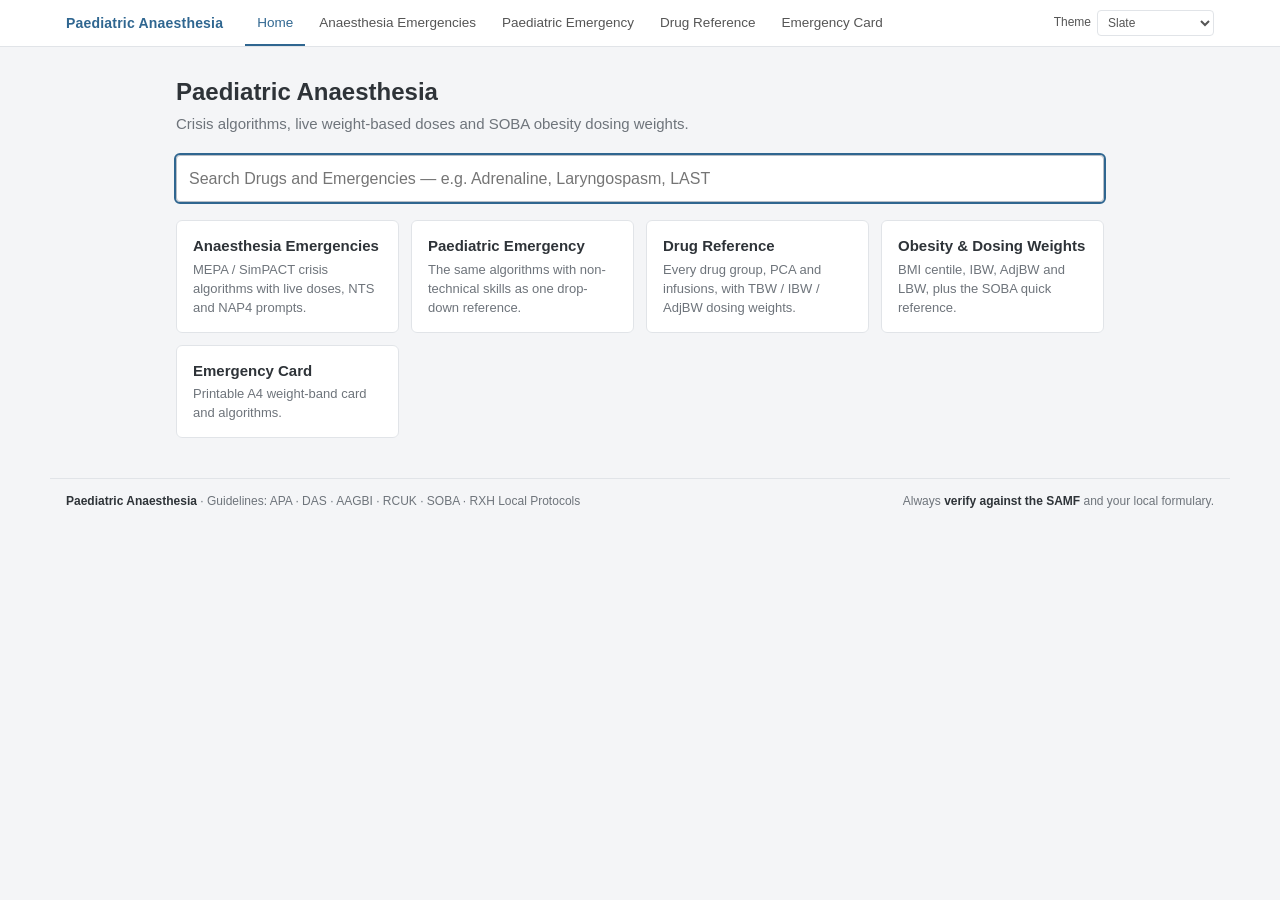
<file: index.html>
<!DOCTYPE html>
<html lang="en">
<head>
<meta charset="UTF-8">
<meta name="viewport" content="width=device-width, initial-scale=1.0">
<title>Paediatric Anaesthesia</title>
<script src="assets/theme.js"></script>
<link rel="stylesheet" href="assets/styles.css">
</head>
<body data-page="home">

<!-- navbar is injected by site.js -->

<main class="home">
  <h1>Paediatric Anaesthesia</h1>
  <p class="lede">Crisis algorithms, live weight-based doses and SOBA obesity dosing weights.</p>

  <div class="search">
    <input type="search" id="homeSearch" placeholder="Search Drugs and Emergencies — e.g. Adrenaline, Laryngospasm, LAST" aria-label="Search drugs and emergencies" autocomplete="off" autofocus>
  </div>
  <div class="results" id="homeResults"></div>

  <div class="tiles" id="tiles">
    <a class="tile" href="mepa-interactive.html"><h2>Anaesthesia Emergencies</h2><p>MEPA / SimPACT crisis algorithms with live doses, NTS and NAP4 prompts.</p></a>
    <a class="tile" href="mepa-paediatric-emergency.html"><h2>Paediatric Emergency</h2><p>The same algorithms with non-technical skills as one drop-down reference.</p></a>
    <a class="tile" href="mepa-drug-reference.html"><h2>Drug Reference</h2><p>Every drug group, PCA and infusions, with TBW / IBW / AdjBW dosing weights.</p></a>
    <a class="tile" href="mepa-drug-reference.html?open=soba"><h2>Obesity &amp; Dosing Weights</h2><p>BMI centile, IBW, AdjBW and LBW, plus the SOBA quick reference.</p></a>
    <a class="tile" href="mepa-emergency-card.html"><h2>Emergency Card</h2><p>Printable A4 weight-band card and algorithms.</p></a>
  </div>
</main>

<div class="footer">
  <span><b>Paediatric Anaesthesia</b> · Guidelines: APA · DAS · AAGBI · RCUK · SOBA · RXH Local Protocols</span>
  <span>Always <b>verify against the SAMF</b> and your local formulary.</span>
</div>

<script src="assets/growth-uk-who.js"></script>
<script src="assets/calc.js"></script>
<script src="assets/drugs.js"></script>
<script src="assets/emergencies.js"></script>
<script src="assets/site.js"></script>
<script>
renderNavbar();

/* site-wide search: drugs → Drug Reference (?q=), emergencies → Anaesthesia Emergencies (?open=) */
(function(){
  const inp=document.getElementById('homeSearch'), out=document.getElementById('homeResults');
  const esc=s=>String(s).replace(/&/g,'&amp;').replace(/</g,'&lt;');
  const plain=h=>String(h||'').replace(/<[^>]+>/g,' ').replace(/&[a-z]+;/g,' ');
  const emerg=ALGOS();
  function run(){
    const q=inp.value.trim();
    if(!q){ out.innerHTML=''; return; }
    const terms=q.toLowerCase().split(/\s+/);
    const hit=t=>terms.every(w=>t.toLowerCase().includes(w));
    const e=emerg.filter(a=>hit(plain([a.title,a.pill,a.group].concat(a.steps||[]).join(' ')))).slice(0,8);
    const seen=new Set();
    const d=allDrugs().filter(x=>drugMatches(x,q)).filter(x=>{const k=x.name+'|'+x._group; if(seen.has(k)) return false; seen.add(k); return true;}).slice(0,12);
    let html='';
    if(e.length) html+='<div class="sec">Emergencies</div>'+e.map(a=>`<a href="mepa-interactive.html?open=${a.id}">${esc(plain(a.title))}<span>${esc(a.group)}</span></a>`).join('');
    if(d.length) html+='<div class="sec">Drugs</div>'+d.map(x=>`<a href="mepa-drug-reference.html?q=${encodeURIComponent(plain(x.name).replace('*','').trim())}">${esc(plain(x.name))} <small class="muted">${esc(plain(x.note))}</small><span>${esc(x._group)}</span></a>`).join('');
    if(!html) html='<p class="hint">No matches.</p>';
    out.innerHTML=html;
  }
  inp.addEventListener('input',run);
  inp.addEventListener('keydown',ev=>{ if(ev.key==='Enter'){ const a=out.querySelector('a'); if(a) location.href=a.href; } });
})();
</script>
</body>
</html>
</file>
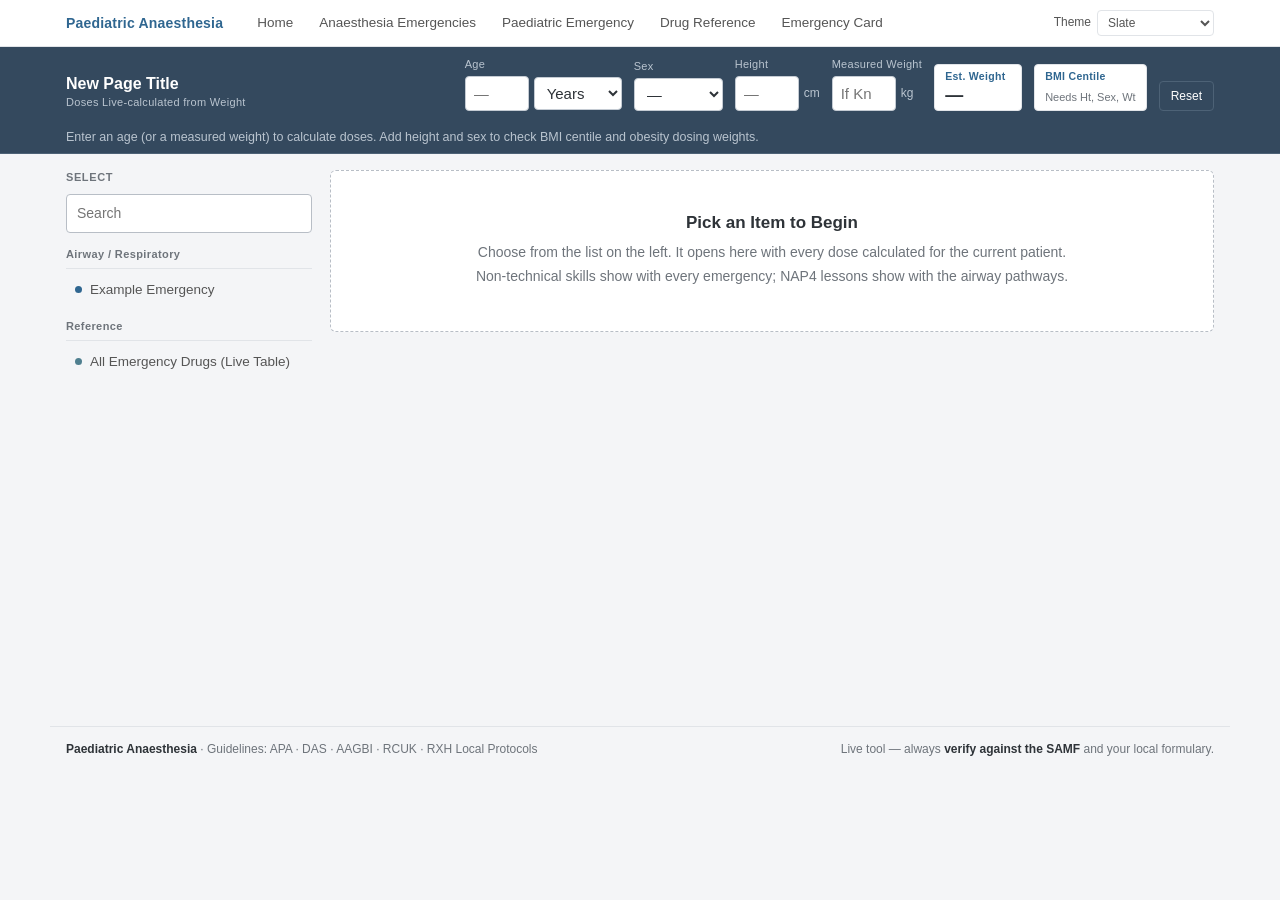
<file: _template.html>
<!DOCTYPE html>
<html lang="en">
<head>
<meta charset="UTF-8">
<meta name="viewport" content="width=device-width, initial-scale=1.0">
<!-- ═══════════════════════════════════════════════════════════
     PAEDIATRIC ANAESTHESIA — PAGE TEMPLATE
     ───────────────────────────────────────────────────────────
     To make a new page:
       1. Copy this file → mepa-<yourpage>.html
       2. Set <title>, <body data-page="..."> (a unique id) and
          the title/tag passed to MEPA.init()
       3. Add the page to NAV_PAGES in assets/site.js
          (id must match data-page; href must match the filename)
       4. Fill in ALGOS() below with your content
       5. Open it in a browser (or push to GitHub Pages)

     Shared files:
       assets/growth-uk-who.js  UK-WHO BMI LMS tables
       assets/calc.js     patient state, estimateWeight(), bodySize()
                          (BMI centile, IBW, AdjBW, LBW), dosingWeight(),
                          D(perKg, unit, {max, hi, basis, label…}) → live dose chip
       assets/drugs.js    EMERG + GROUPS drug data, renderDrugTable(),
                          renderEmergTable(), renderSoba(), renderEttRef()
       assets/emergencies.js  the crisis algorithms (ALGOS)
       assets/site.js     navbar + theme picker, patient bar, selector,
                          search, accordion, print-clean PDF, NTS/NAP4
       assets/theme.js    applies the saved theme before first paint
     ═══════════════════════════════════════════════════════════ -->
<title>New Page — Paediatric Anaesthesia</title>
<script src="assets/theme.js"></script>
<link rel="stylesheet" href="assets/styles.css">
</head>
<body data-page="template">

<!-- navbar and patient bar are injected by site.js -->
<div class="patientbar" id="patientbar"></div>

<div class="wrap">
  <aside class="selector">
    <h2>Select</h2>
    <div id="selectorList"></div>
  </aside>
  <main class="content" id="content"></main>
</div>

<div class="footer">
  <span><b>Paediatric Anaesthesia</b> · Guidelines: APA · DAS · AAGBI · RCUK · RXH Local Protocols</span>
  <span>Live tool — always <b>verify against the SAMF</b> and your local formulary.</span>
</div>

<script src="assets/growth-uk-who.js"></script>
<script src="assets/calc.js"></script>
<script src="assets/drugs.js"></script>
<script src="assets/site.js"></script>
<script>
/* ============================================================
   PAGE DATA — capitalise titles, pills and labels in Title Case;
   step text stays in sentence case.
   ============================================================ */
function ALGOS(){ return [

  /* a step-list item (dose chips calculate live; basis = SOBA dosing weight) */
  {id:'example', group:'Airway / Respiratory', c:'air', title:'Example Emergency', pill:'Airway',
   steps:[
     `<b>Call for help</b>; 100% O₂.`,
     `Give Propofol ${D(1,'mg',{hi:2,basis:'IBW'})} IV.`,
   ],
   flag:`One-line safety reminder.`},

  /* a custom HTML item */
  {id:'emergdrugs', group:'Reference', c:'acc', title:'All Emergency Drugs (Live Table)', pill:'Reference',
   type:'custom', html:()=>renderEmergTable()},

]; }

MEPA.init({
  title: 'New Page Title',
  tag: 'Doses Live-calculated from Weight',
  algos: ALGOS,
  searchPlaceholder: 'Search'
});
</script>
</body>
</html>
</file>
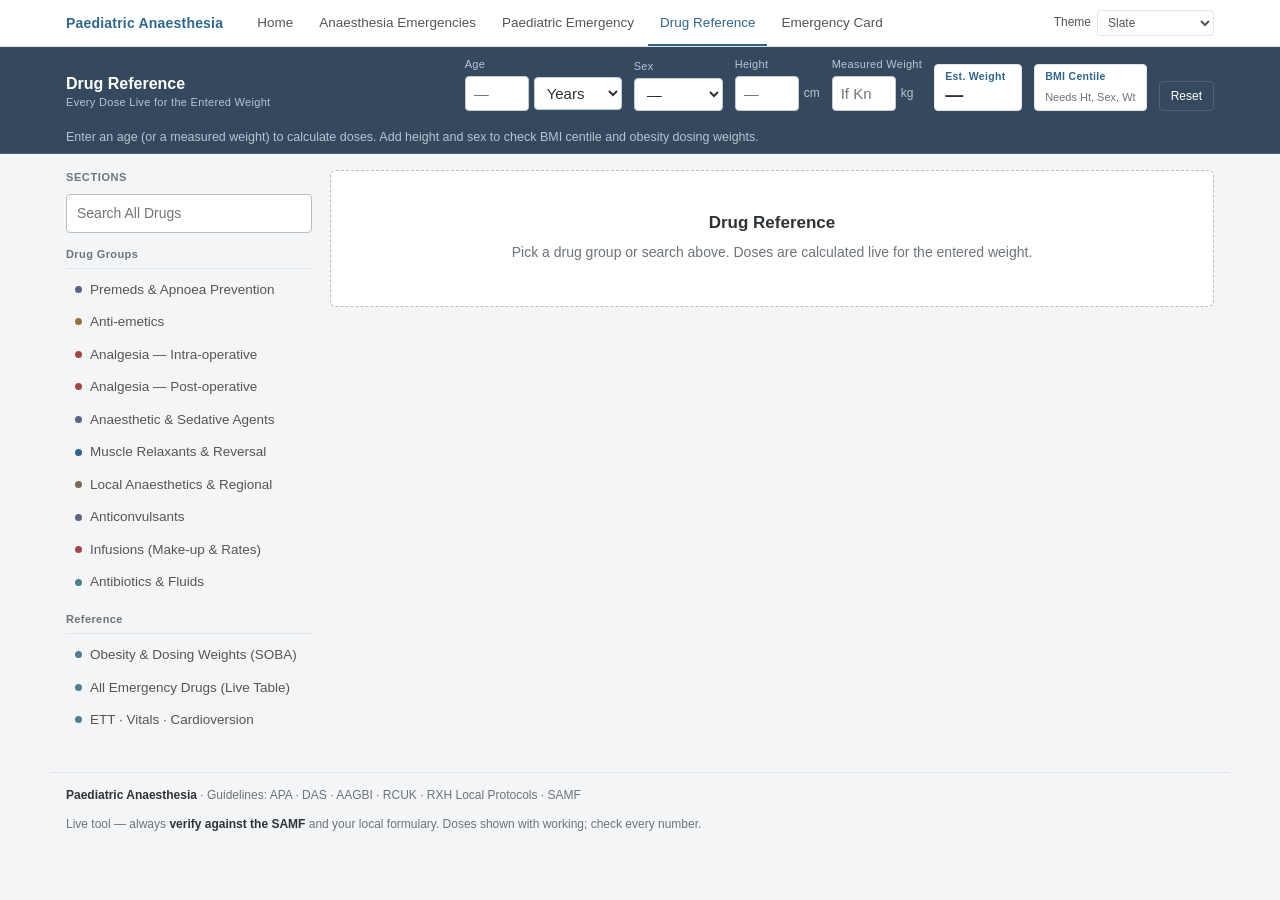
<file: mepa-drug-reference.html>
<!DOCTYPE html>
<html lang="en">
<head>
<meta charset="UTF-8">
<meta name="viewport" content="width=device-width, initial-scale=1.0">
<title>Drug Reference — Paediatric Anaesthesia</title>
<script src="assets/theme.js"></script>
<link rel="stylesheet" href="assets/styles.css">
</head>
<body data-page="drugs">

<!-- navbar and patient bar are injected by site.js -->
<div class="patientbar" id="patientbar"></div>

<div class="wrap">
  <aside class="selector">
    <h2>Sections</h2>
    <div id="selectorList"></div>
  </aside>
  <main class="content" id="content"></main>
</div>

<div class="footer">
  <span><b>Paediatric Anaesthesia</b> · Guidelines: APA · DAS · AAGBI · RCUK · RXH Local Protocols · SAMF</span>
  <span>Live tool — always <b>verify against the SAMF</b> and your local formulary. Doses shown with working; check every number.</span>
</div>

<script src="assets/growth-uk-who.js"></script>
<script src="assets/calc.js"></script>
<script src="assets/drugs.js"></script>
<script src="assets/site.js"></script>
<script>
/* Drug data and renderers live in assets/drugs.js (shared by every page). */
function renderGroup(g){
  const unv = g.drugs.some(d=>d.unv);
  return (g.note?`<span class="flag">${g.note}</span>`:'')
    + renderDrugTable(g.drugs,{doseHead:'Dose', notesHead:'Notes / Timing'})
    + (g.extra?g.extra():'')
    + `<p class="hint">Sources: RXH Paediatric Anaesthesia Quick Reference Guide (2023 v3) and paedspro.com (badged <span class="ppb">paedspro</span>)${unv?'; <span class="unv">UNVERIFIED</span> = in neither':''}. Tags such as <span class="basis">IBW</span> show the SOBA dosing weight; they switch from TBW when the BMI centile is ≥98th (enter height and sex). Always verify against the SAMF.</p>`;
}

function ALGOS(){
  return GROUPS.map(g=>({id:g.id, group:'Drug Groups', c:g.c, title:g.title, pill:g.pill,
      type:'custom', html:()=>renderGroup(g), drugs:g.drugs}))
  .concat([
    {id:'soba', group:'Reference', c:'acc', title:'Obesity & Dosing Weights (SOBA)', pill:'Reference',
     type:'custom', html:()=>renderSoba()},
    {id:'alldrugs', group:'Reference', c:'acc', title:'All Emergency Drugs (Live Table)', pill:'Reference',
     type:'custom', html:()=>renderEmergTable(), drugs:EMERG},
    {id:'ett', group:'Reference', c:'acc', title:'ETT · Vitals · Cardioversion', pill:'Reference',
     type:'custom', html:()=>renderEttRef()},
  ]);
}

MEPA.init({
  title: 'Drug Reference',
  tag: 'Every Dose Live for the Entered Weight',
  algos: ALGOS,
  ntsGroups: [],          // a drug reference doesn't need NTS/NAP4 blocks
  nap4Groups: [],
  autoOpenFirst: false,
  groupOrder: ['Drug Groups','Reference'],
  searchPlaceholder: 'Search All Drugs',
  searchText: a => (a.drugs||[]).map(d=>d.name+' '+(d.note||'')).join(' '),
  searchResults: q => {
    const hits = allDrugs().filter(d=>drugMatches(d,q));
    return hits.length ? renderDrugTable(hits,{doseHead:'Dose', notesHead:'Notes / Timing', groupCol:true})
                       : '<p class="hint">No drugs match.</p>';
  },
  emptyTitle: 'Drug Reference',
  emptyBody: 'Pick a drug group or search above. Doses are calculated live for the entered weight.'
});
</script>
</body>
</html>
</file>
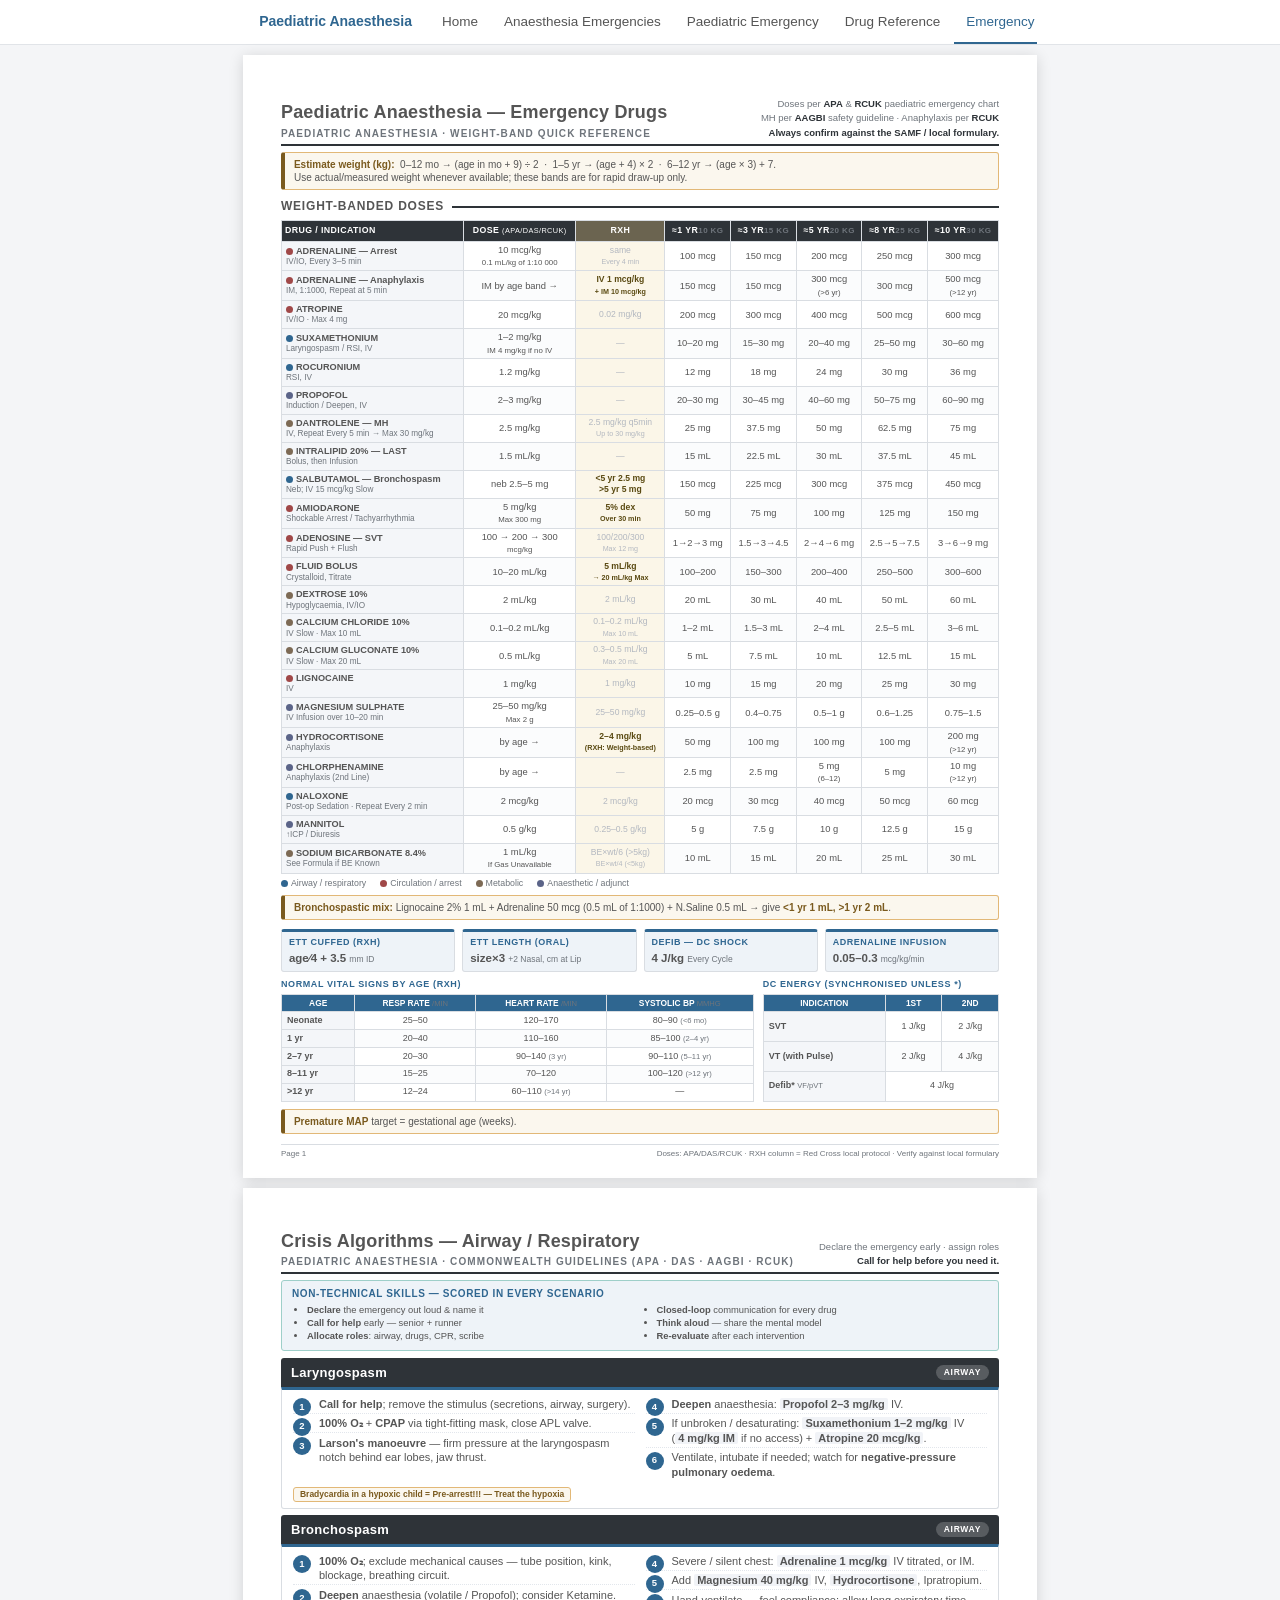
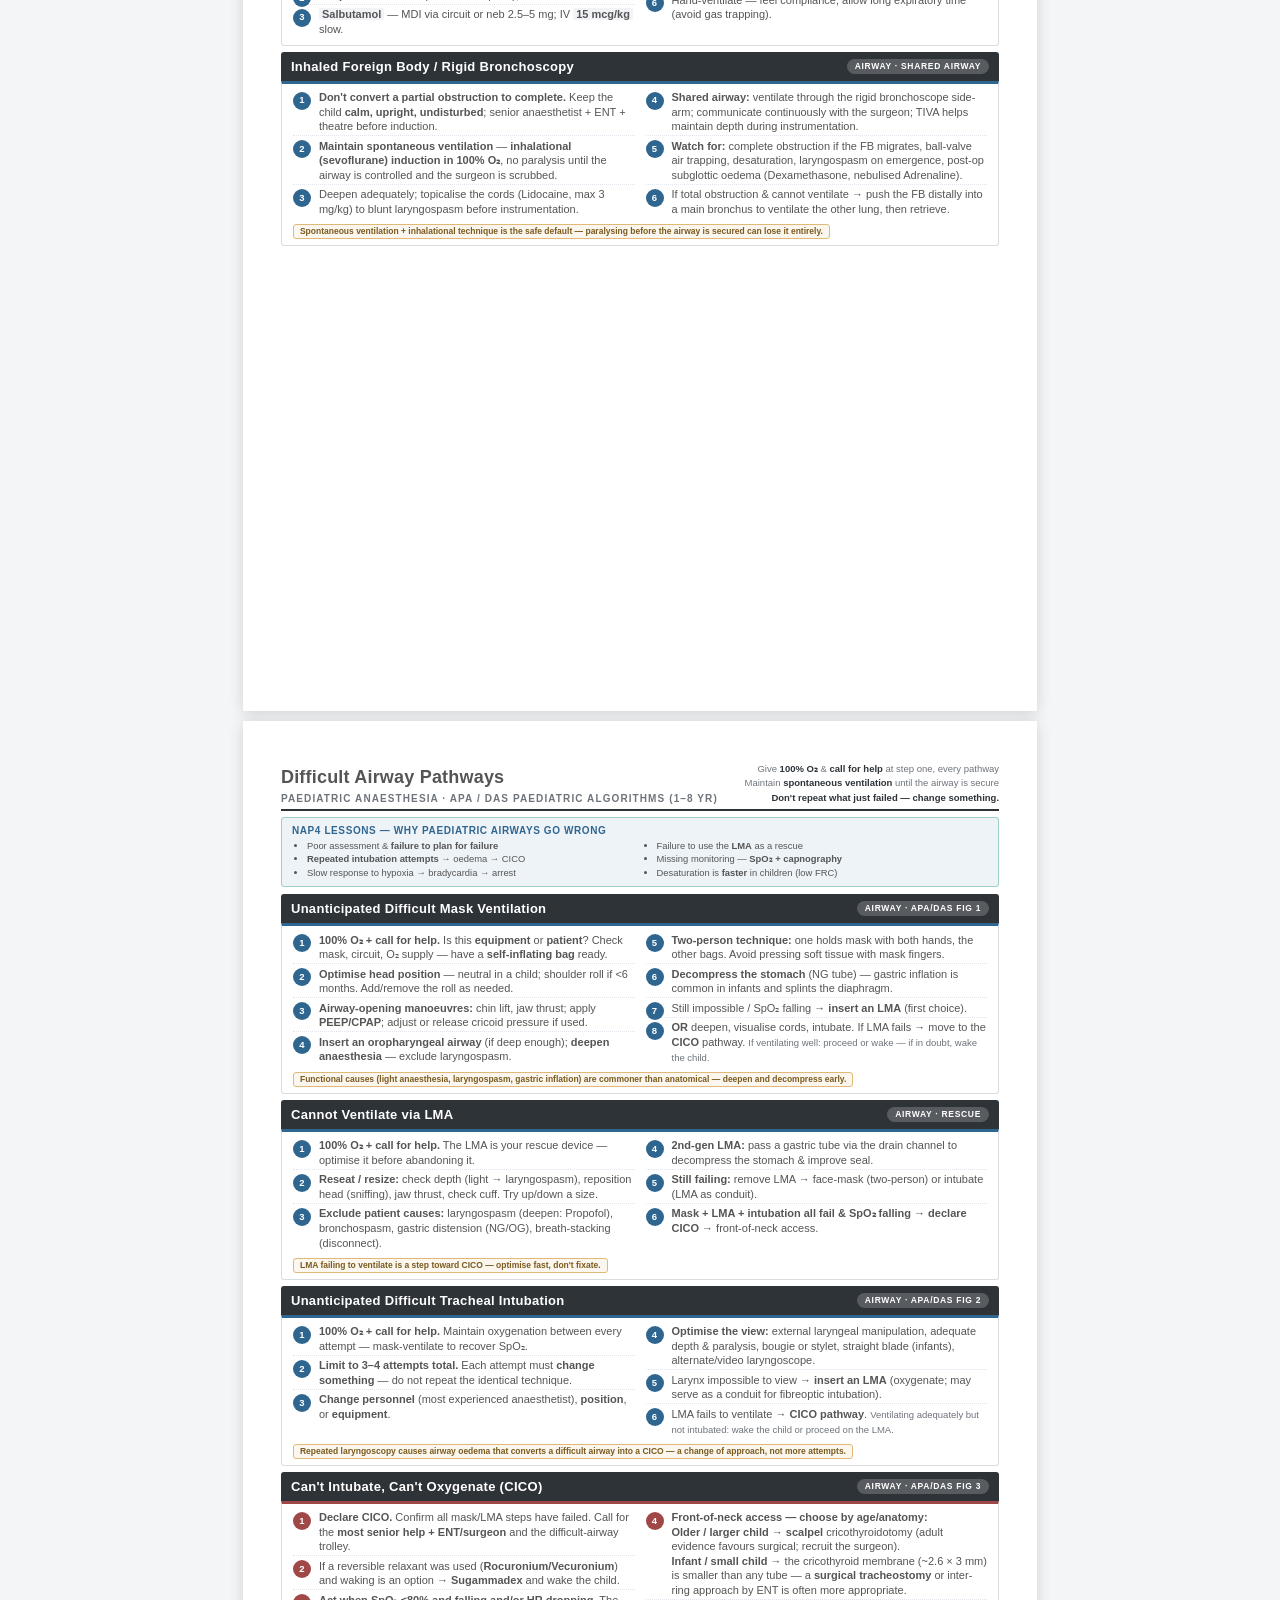
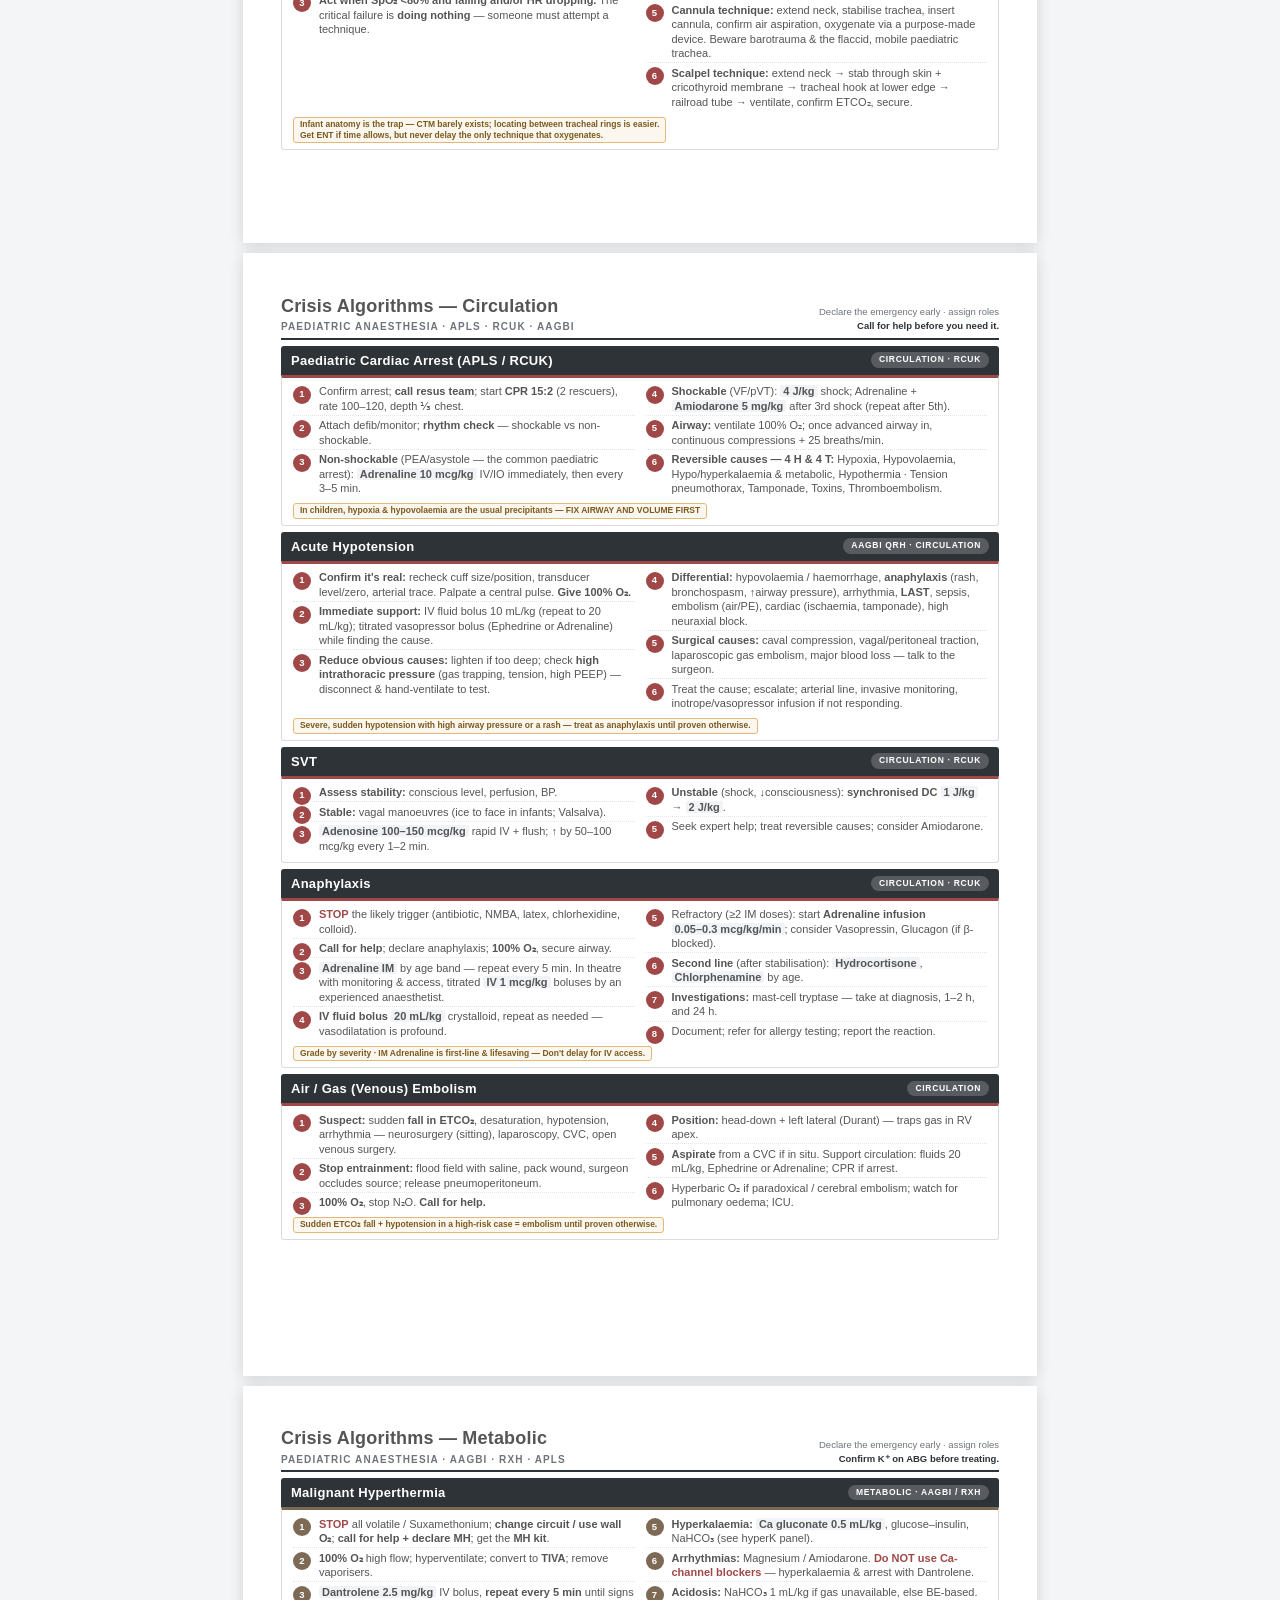
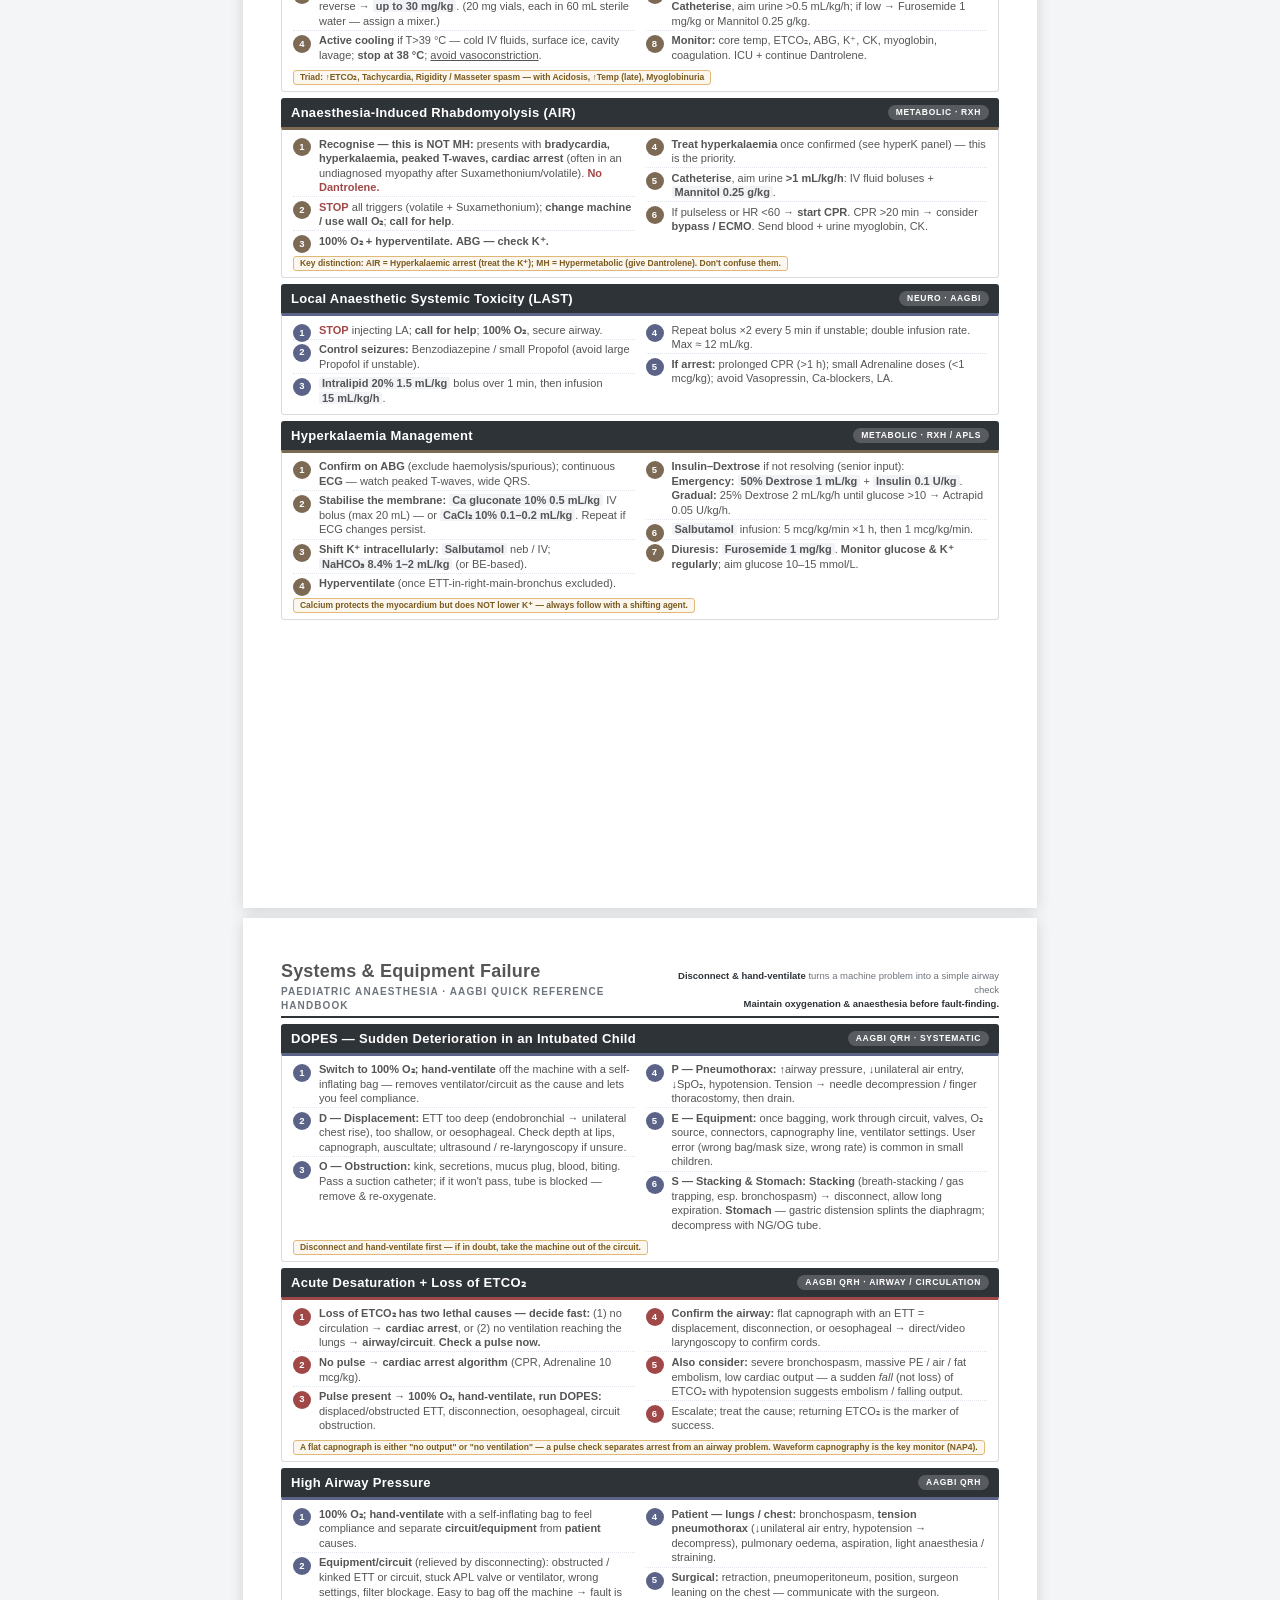
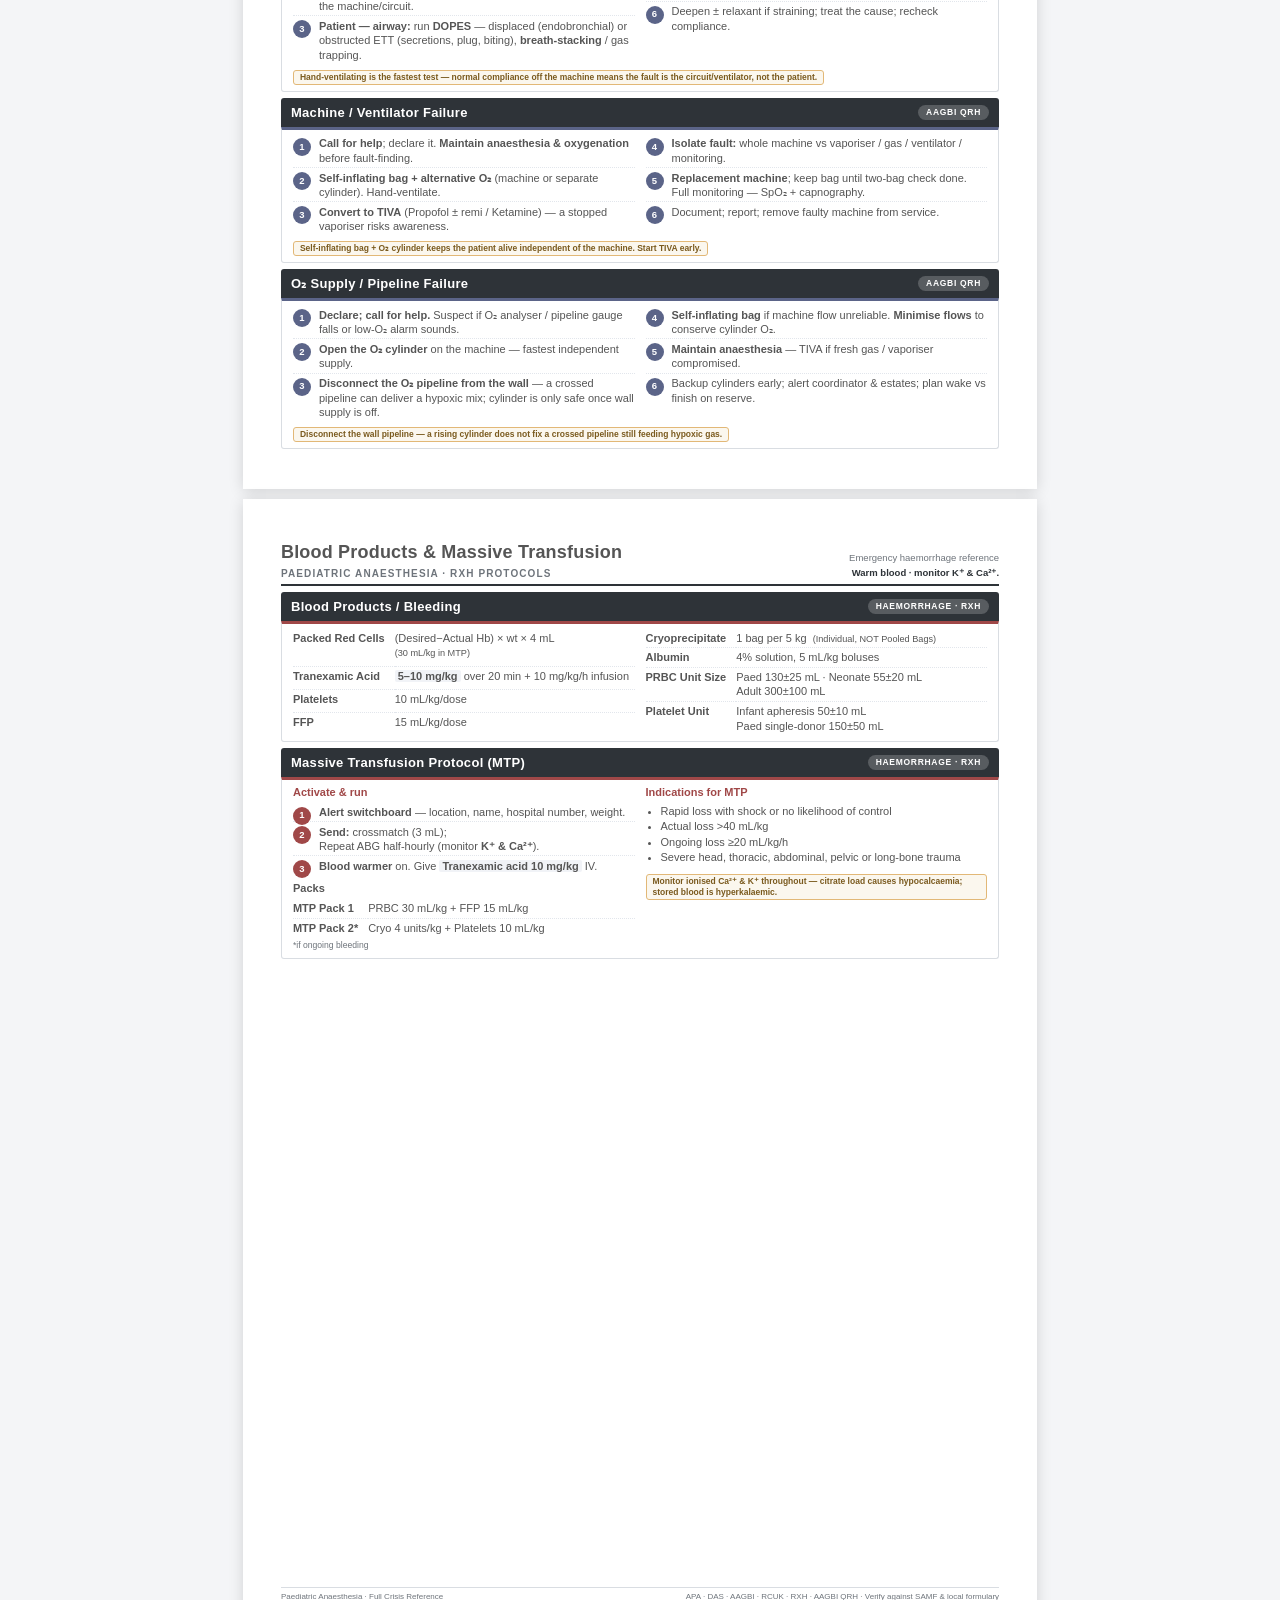
<file: mepa-emergency-card.html>
<!DOCTYPE html>
<html lang="en">
<head>
<meta charset="UTF-8">
<meta name="viewport" content="width=device-width, initial-scale=1.0">
<title>Emergency Card — Paediatric Anaesthesia</title>
<style>
  :root{
    --ink:#2e3338;
    --paper:#ffffff;
    --line:#d9dde2;
    --line-strong:#9aa2ab;
    --muted:#6e747b;
    --airway:#2f6690;
    --airway-bg:#eef3f8;
    --circ:#a04848;
    --circ-bg:#f8eeee;
    --metab:#7d6a55;
    --metab-bg:#f6f2ed;
    --neuro:#5b6488;
    --neuro-bg:#f0f1f6;
    --accent:#2f6690;
    --accent-bg:#eef3f8;
    --warn:#7a5a1e;
    --warn-bg:#fbf7ee;
  }
  *{box-sizing:border-box;}
  html,body{margin:0;padding:0;background:#f4f5f7;color:#555555;
    font-family:"Segoe UI",-apple-system,BlinkMacSystemFont,"Helvetica Neue",Arial,sans-serif;
    font-size:11px;line-height:1.32;-webkit-print-color-adjust:exact;print-color-adjust:exact;}
  .page{width:210mm;min-height:297mm;background:var(--paper);margin:10px auto;
    padding:11mm 10mm 9mm;box-shadow:0 2px 14px rgba(0,0,0,.14);position:relative;}
  /* ---- header ---- */
  .masthead{display:flex;justify-content:space-between;align-items:flex-end;
    border-bottom:2.5px solid var(--ink);padding-bottom:4px;margin-bottom:6px;}
  .masthead h1{font-size:18px;margin:0;letter-spacing:.2px;font-weight:800;}
  .masthead .sub{font-size:10px;color:var(--muted);margin-top:2px;font-weight:600;
    text-transform:uppercase;letter-spacing:1.1px;}
  .masthead .ctx{text-align:right;font-size:9.5px;color:var(--muted);line-height:1.5;}
  .masthead .ctx b{color:var(--ink);}
  /* ---- weight banner ---- */
  .wtnote{background:var(--warn-bg);border:1px solid #e2b877;border-left:4px solid var(--warn);
    padding:5px 9px;margin-bottom:9px;font-size:10px;border-radius:3px;}
  .wtnote b{color:var(--warn);}
  /* ---- drug matrix ---- */
  .matrix-title{font-size:12px;font-weight:800;text-transform:uppercase;letter-spacing:.8px;
    margin:0 0 5px;display:flex;align-items:center;gap:8px;}
  .matrix-title::after{content:"";flex:1;height:2px;background:var(--ink);}
  table.drugs{width:100%;border-collapse:collapse;font-size:9.4px;margin-bottom:4px;}
  table.drugs th,table.drugs td{border:1px solid var(--line);padding:2px 4px;text-align:center;vertical-align:middle;}
  table.drugs thead th{background:var(--ink);color:#fff;font-size:8.8px;text-transform:uppercase;
    letter-spacing:.4px;font-weight:700;padding:4px 3px;}
  table.drugs tbody th{text-align:left;background:#f4f6f9;font-weight:700;font-size:9.2px;
    white-space:nowrap;position:relative;}
  table.drugs tbody th small{display:block;font-weight:500;color:var(--muted);font-size:8.2px;}
  .wtband{background:#eef1f5 !important;font-weight:800;}
  .agecol{font-size:8px;color:var(--muted);font-weight:600;}
  .dose{font-variant-numeric:tabular-nums;}
  td.rxh{background:#fbf6e8 !important;font-size:8.6px;color:#5a4a12;font-weight:600;}
  td.rxh.same{color:#b3b8c0;font-weight:400;}
  .drugs tbody tr:nth-child(even) td{background:#fbfcfd;}
  .rule-row th,.rule-row td{border-top:2px solid var(--line-strong);}
  /* colour dots for drug class */
  .tag{display:inline-block;width:7px;height:7px;border-radius:50%;margin-right:3px;vertical-align:middle;}
  .t-air{background:var(--airway);}
  .t-cir{background:var(--circ);}
  .t-met{background:var(--metab);}
  .t-neu{background:var(--neuro);}
  .legend{display:flex;gap:14px;flex-wrap:wrap;font-size:8.8px;color:var(--muted);margin:3px 0 6px;}
  .legend span{display:flex;align-items:center;}
  /* ---- formulae strip ---- */
  .formulae{display:grid;grid-template-columns:repeat(4,1fr);gap:7px;margin-bottom:7px;}
  .fcard{border:1px solid var(--line);border-top:3px solid var(--accent);border-radius:3px;
    padding:5px 7px;background:var(--accent-bg);}
  .fcard h4{margin:0 0 2px;font-size:9px;text-transform:uppercase;letter-spacing:.5px;color:var(--accent);font-weight:800;}
  .fcard .val{font-size:11.5px;font-weight:700;font-variant-numeric:tabular-nums;}
  .fcard .val small{font-weight:500;color:var(--muted);font-size:8.5px;}
  /* ---- algorithms ---- */
  .algo-head{background:var(--ink);color:#fff;padding:6px 10px;border-radius:3px 3px 0 0;
    display:flex;justify-content:space-between;align-items:center;margin-top:3px;}
  .algo-head h2{margin:0;font-size:13px;font-weight:800;letter-spacing:.3px;}
  .algo-head .pill{font-size:8.5px;background:rgba(255,255,255,.2);padding:2px 8px;border-radius:20px;
    text-transform:uppercase;letter-spacing:.7px;font-weight:700;}
  .algo{border:1px solid var(--line);border-top:none;border-radius:0 0 3px 3px;
    padding:5px 11px 6px;margin-bottom:6px;background:#fff;}
  .algo.air{border-top:3px solid var(--airway);}
  .algo.cir{border-top:3px solid var(--circ);}
  .algo.met{border-top:3px solid var(--metab);}
  .algo.neu{border-top:3px solid var(--neuro);}
  .algo ol{margin:0;padding-left:0;counter-reset:step;list-style:none;}
  .algo ol[start="4"]{counter-reset:step 3;}
  .algo ol[start="5"]{counter-reset:step 4;}
  .algo ol[start="6"]{counter-reset:step 5;}
  .algo ol[start="7"]{counter-reset:step 6;}
  .algo ol>li{position:relative;padding:1.5px 0 1.5px 26px;margin-bottom:1px;counter-increment:step;
    border-bottom:1px dotted #e2e6ec;}
  .algo ol>li:last-child{border-bottom:none;}
  .algo ol>li::before{content:counter(step);position:absolute;left:0;top:3px;
    width:18px;height:18px;border-radius:50%;background:var(--ink);color:#fff;
    font-size:9.5px;font-weight:700;display:flex;align-items:center;justify-content:center;}
  .algo.air ol>li::before{background:var(--airway);}
  .algo.cir ol>li::before{background:var(--circ);}
  .algo.met ol>li::before{background:var(--metab);}
  .algo.neu ol>li::before{background:var(--neuro);}
  .algo b{font-weight:700;}
  .algo .drug{background:#f1f3f7;padding:0 3px;border-radius:2px;font-weight:700;
    font-variant-numeric:tabular-nums;white-space:nowrap;}
  .algo .stop{color:var(--circ);font-weight:800;}
  .algo .sub{color:var(--muted);font-size:9.5px;}
  .cols2{display:grid;grid-template-columns:1fr 1fr;gap:11px;}
  .algo ul.plain{margin:2px 0 0;padding-left:15px;}
  .algo ul.plain li{margin-bottom:1px;}
  .flag{display:inline-block;background:var(--warn-bg);border:1px solid #e2b877;color:var(--warn);
    font-size:8.5px;font-weight:700;padding:1px 6px;border-radius:3px;margin-top:5px;}
  .sec-label{font-size:9px;font-weight:800;text-transform:uppercase;letter-spacing:1px;
    color:var(--muted);margin:14px 0 6px;padding-bottom:3px;border-bottom:1.5px solid var(--line);}
  .footer{position:absolute;bottom:5mm;left:10mm;right:10mm;display:flex;
    justify-content:space-between;font-size:8px;color:var(--muted);
    border-top:1px solid var(--line);padding-top:4px;}
  .footer b{color:var(--ink);}
  .crm{background:var(--accent-bg);border:1px solid #9ecfc9;border-radius:3px;padding:6px 10px;margin-bottom:7px;}
  .crm h3{margin:0 0 3px;font-size:10px;color:var(--accent);text-transform:uppercase;letter-spacing:.6px;font-weight:800;}
  .crm ul{margin:0;padding-left:15px;columns:2;column-gap:18px;font-size:9.4px;}
  .crm li{margin-bottom:1px;break-inside:avoid;}
  /* ---- vitals + cardioversion tables ---- */
  .minigrid{display:grid;grid-template-columns:2fr 1fr;gap:9px;margin-bottom:7px;}
  table.mini{width:100%;border-collapse:collapse;font-size:9px;}
  table.mini caption{text-align:left;font-size:9px;font-weight:800;text-transform:uppercase;
    letter-spacing:.6px;color:var(--accent);padding-bottom:3px;}
  table.mini th,table.mini td{border:1px solid var(--line);padding:2.5px 5px;text-align:center;}
  table.mini thead th{background:var(--accent);color:#fff;font-size:8.4px;text-transform:uppercase;font-weight:700;}
  table.mini tbody th{text-align:left;background:#f4f6f9;font-weight:700;white-space:nowrap;}
  table.mini tbody tr:nth-child(even) td{background:#fbfcfd;}
  table.mini .u{font-size:7.6px;color:var(--muted);font-weight:500;}
  /* ---- data panel (key : value reference rows) ---- */
  .dpanel dl{margin:0;display:grid;grid-template-columns:auto 1fr;gap:0;}
  .dpanel dt{font-weight:700;padding:2px 10px 2px 0;border-bottom:1px dotted #e2e6ec;white-space:nowrap;}
  .dpanel dd{margin:0;padding:2px 0;border-bottom:1px dotted #e2e6ec;}
  .dpanel dl>dt:last-of-type,.dpanel dl>dd:last-of-type{border-bottom:none;}
  .dpanel .drug{background:#f1f3f7;padding:0 3px;border-radius:2px;font-weight:700;font-variant-numeric:tabular-nums;}
  .stepnum{display:inline-flex;width:15px;height:15px;border-radius:50%;background:var(--metab);
    color:#fff;font-size:8.5px;font-weight:700;align-items:center;justify-content:center;margin-right:5px;vertical-align:middle;}
  /* ---------- top nav (screen only; matches assets/styles.css Slate theme) ---------- */
  .topnav{background:#fff;border-bottom:1px solid #e1e4e8;font-size:13.5px;}
  .topnav-inner{max-width:210mm;margin:0 auto;padding:0 16px;display:flex;align-items:center;gap:2px;overflow-x:auto;}
  .topnav .brand{font-size:14px;font-weight:600;color:#2f6690;text-decoration:none;margin-right:16px;padding:12px 0;white-space:nowrap;}
  .topnav a{color:#555;text-decoration:none;font-weight:500;padding:13px 12px 11px;border-bottom:2px solid transparent;white-space:nowrap;}
  .topnav a:hover{color:#2f6690;}
  .topnav a.active{color:#2f6690;border-bottom-color:#2f6690;}
  @media print{
    .topnav{display:none;}
    @page{size:A4;margin:0;}
    body{background:#fff;}
    .page{margin:0;box-shadow:none;width:210mm;min-height:0;
      padding:7mm 8mm 6mm;page-break-after:always;break-after:page;}
    .page:last-child{page-break-after:auto;break-after:auto;}
    /* keep each block intact across page breaks */
    .algo,.algo-head,.crm,table.drugs,.formulae,.cols2>div{break-inside:avoid;page-break-inside:avoid;}
    .algo-head{break-after:avoid;page-break-after:avoid;}
    .masthead{break-after:avoid;page-break-after:avoid;}
    .footer{position:static;margin-top:6px;break-inside:avoid;}
  }
</style>
</head>
<body>

<!-- ============ TOP NAV (screen only) ============ -->
<nav class="topnav">
  <div class="topnav-inner">
    <a class="brand" href="index.html">Paediatric Anaesthesia</a>
    <a href="index.html">Home</a>
    <a href="mepa-interactive.html">Anaesthesia Emergencies</a>
    <a href="mepa-paediatric-emergency.html">Paediatric Emergency</a>
    <a href="mepa-drug-reference.html">Drug Reference</a>
    <a href="mepa-emergency-card.html" class="active">Emergency Card</a>
  </div>
</nav>

<!-- ============ PAGE 1 — DRUG CARD ============ -->
<section class="page">
  <div class="masthead">
    <div>
      <h1>Paediatric Anaesthesia — Emergency Drugs</h1>
      <div class="sub">Paediatric Anaesthesia · Weight-band Quick Reference</div>
    </div>
    <div class="ctx">
      Doses per <b>APA</b> &amp; <b>RCUK</b> paediatric emergency chart<br>
      MH per <b>AAGBI</b> safety guideline · Anaphylaxis per <b>RCUK</b><br>
      <b>Always confirm against the SAMF / local formulary.</b>
    </div>
  </div>

  <div class="wtnote">
    <b>Estimate weight (kg):</b>&nbsp; 0–12 mo → (age in mo + 9) ÷ 2 &nbsp;·&nbsp; 1–5 yr → (age + 4) × 2 &nbsp;·&nbsp; 6–12 yr → (age × 3) + 7. &nbsp;<br>Use actual/measured weight whenever available; these bands are for rapid draw-up only.
  </div>

  <p class="matrix-title">Weight-banded Doses</p>
  <table class="drugs">
    <thead>
      <tr>
        <th style="text-align:left;">Drug / Indication</th>
        <th>Dose <small style="font-weight:500;">(APA/DAS/RCUK)</small></th>
        <th style="background:#6b6450;">RXH</th>
        <th>≈1&nbsp;yr<span class="agecol">10&nbsp;kg</span></th>
        <th>≈3&nbsp;yr<span class="agecol">15&nbsp;kg</span></th>
        <th>≈5&nbsp;yr<span class="agecol">20&nbsp;kg</span></th>
        <th>≈8&nbsp;yr<span class="agecol">25&nbsp;kg</span></th>
        <th>≈10&nbsp;yr<span class="agecol">30&nbsp;kg</span></th>
      </tr>
    </thead>
    <tbody>
      <tr class="rule-row">
        <th><span class="tag t-cir"></span>ADRENALINE — Arrest <small>IV/IO, Every 3–5 min</small></th>
        <td class="dose">10 mcg/kg<br><small>0.1 mL/kg of 1:10&nbsp;000</small></td>
        <td class="rxh same">same<br><small>Every 4 min</small></td>
        <td class="dose">100 mcg</td><td class="dose">150 mcg</td><td class="dose">200 mcg</td><td class="dose">250 mcg</td><td class="dose">300 mcg</td>
      </tr>
      <tr>
        <th><span class="tag t-cir"></span>ADRENALINE — Anaphylaxis <small>IM, 1:1000, Repeat at 5 min</small></th>
        <td class="dose">IM by age band →</td>
        <td class="rxh">IV 1 mcg/kg<br><small>+ IM 10 mcg/kg</small></td>
        <td class="dose">150 mcg</td><td class="dose">150 mcg</td><td class="dose">300 mcg<br><small>(&gt;6 yr)</small></td><td class="dose">300 mcg</td><td class="dose">500 mcg<br><small>(&gt;12 yr)</small></td>
      </tr>
      <tr>
        <th><span class="tag t-cir"></span>ATROPINE <small>IV/IO · Max 4 mg</small></th>
        <td class="dose">20 mcg/kg</td>
        <td class="rxh same">0.02 mg/kg</td>
        <td class="dose">200 mcg</td><td class="dose">300 mcg</td><td class="dose">400 mcg</td><td class="dose">500 mcg</td><td class="dose">600 mcg</td>
      </tr>
      <tr>
        <th><span class="tag t-air"></span>SUXAMETHONIUM <small>Laryngospasm / RSI, IV</small></th>
        <td class="dose">1–2 mg/kg<br><small>IM 4 mg/kg if no IV</small></td>
        <td class="rxh same">—</td>
        <td class="dose">10–20 mg</td><td class="dose">15–30 mg</td><td class="dose">20–40 mg</td><td class="dose">25–50 mg</td><td class="dose">30–60 mg</td>
      </tr>
      <tr>
        <th><span class="tag t-air"></span>ROCURONIUM <small>RSI, IV</small></th>
        <td class="dose">1.2 mg/kg</td>
        <td class="rxh same">—</td>
        <td class="dose">12 mg</td><td class="dose">18 mg</td><td class="dose">24 mg</td><td class="dose">30 mg</td><td class="dose">36 mg</td>
      </tr>
      <tr>
        <th><span class="tag t-neu"></span>PROPOFOL <small>Induction / Deepen, IV</small></th>
        <td class="dose">2–3 mg/kg</td>
        <td class="rxh same">—</td>
        <td class="dose">20–30 mg</td><td class="dose">30–45 mg</td><td class="dose">40–60 mg</td><td class="dose">50–75 mg</td><td class="dose">60–90 mg</td>
      </tr>
      <tr class="rule-row">
        <th><span class="tag t-met"></span>DANTROLENE — MH <small>IV, Repeat Every 5 min → Max 30 mg/kg</small></th>
        <td class="dose">2.5 mg/kg</td>
        <td class="rxh same">2.5 mg/kg q5min<br><small>Up to 30 mg/kg</small></td>
        <td class="dose">25 mg</td><td class="dose">37.5 mg</td><td class="dose">50 mg</td><td class="dose">62.5 mg</td><td class="dose">75 mg</td>
      </tr>
      <tr>
        <th><span class="tag t-met"></span>INTRALIPID 20% — LAST <small>Bolus, then Infusion</small></th>
        <td class="dose">1.5 mL/kg</td>
        <td class="rxh same">—</td>
        <td class="dose">15 mL</td><td class="dose">22.5 mL</td><td class="dose">30 mL</td><td class="dose">37.5 mL</td><td class="dose">45 mL</td>
      </tr>
      <tr>
        <th><span class="tag t-air"></span>SALBUTAMOL — Bronchospasm <small>Neb; IV 15 mcg/kg Slow</small></th>
        <td class="dose">neb 2.5–5 mg</td>
        <td class="rxh">&lt;5 yr 2.5 mg<br>&gt;5 yr 5 mg</td>
        <td class="dose">150 mcg</td><td class="dose">225 mcg</td><td class="dose">300 mcg</td><td class="dose">375 mcg</td><td class="dose">450 mcg</td>
      </tr>
      <tr>
        <th><span class="tag t-cir"></span>AMIODARONE <small>Shockable Arrest / Tachyarrhythmia</small></th>
        <td class="dose">5 mg/kg<br><small>Max 300 mg</small></td>
        <td class="rxh">5% dex<br><small>Over 30 min</small></td>
        <td class="dose">50 mg</td><td class="dose">75 mg</td><td class="dose">100 mg</td><td class="dose">125 mg</td><td class="dose">150 mg</td>
      </tr>
      <tr>
        <th><span class="tag t-cir"></span>ADENOSINE — SVT <small>Rapid Push + Flush</small></th>
        <td class="dose">100 → 200 → 300<br><small>mcg/kg</small></td>
        <td class="rxh same">100/200/300<br><small>Max 12 mg</small></td>
        <td class="dose">1→2→3 mg</td><td class="dose">1.5→3→4.5</td><td class="dose">2→4→6 mg</td><td class="dose">2.5→5→7.5</td><td class="dose">3→6→9 mg</td>
      </tr>
      <tr>
        <th><span class="tag t-cir"></span>FLUID BOLUS <small>Crystalloid, Titrate</small></th>
        <td class="dose">10–20 mL/kg</td>
        <td class="rxh">5 mL/kg<br><small>→ 20 mL/kg Max</small></td>
        <td class="dose">100–200</td><td class="dose">150–300</td><td class="dose">200–400</td><td class="dose">250–500</td><td class="dose">300–600</td>
      </tr>
      <tr class="rule-row">
        <th><span class="tag t-met"></span>DEXTROSE 10% <small>Hypoglycaemia, IV/IO</small></th>
        <td class="dose">2 mL/kg</td>
        <td class="rxh same">2 mL/kg</td>
        <td class="dose">20 mL</td><td class="dose">30 mL</td><td class="dose">40 mL</td><td class="dose">50 mL</td><td class="dose">60 mL</td>
      </tr>
      <tr>
        <th><span class="tag t-met"></span>CALCIUM CHLORIDE 10% <small>IV Slow · Max 10 mL</small></th>
        <td class="dose">0.1–0.2 mL/kg</td>
        <td class="rxh same">0.1–0.2 mL/kg<br><small>Max 10 mL</small></td>
        <td class="dose">1–2 mL</td><td class="dose">1.5–3 mL</td><td class="dose">2–4 mL</td><td class="dose">2.5–5 mL</td><td class="dose">3–6 mL</td>
      </tr>
      <tr>
        <th><span class="tag t-met"></span>CALCIUM GLUCONATE 10% <small>IV Slow · Max 20 mL</small></th>
        <td class="dose">0.5 mL/kg</td>
        <td class="rxh same">0.3–0.5 mL/kg<br><small>Max 20 mL</small></td>
        <td class="dose">5 mL</td><td class="dose">7.5 mL</td><td class="dose">10 mL</td><td class="dose">12.5 mL</td><td class="dose">15 mL</td>
      </tr>
      <tr>
        <th><span class="tag t-cir"></span>LIGNOCAINE <small>IV</small></th>
        <td class="dose">1 mg/kg</td>
        <td class="rxh same">1 mg/kg</td>
        <td class="dose">10 mg</td><td class="dose">15 mg</td><td class="dose">20 mg</td><td class="dose">25 mg</td><td class="dose">30 mg</td>
      </tr>
      <tr>
        <th><span class="tag t-neu"></span>MAGNESIUM SULPHATE <small>IV Infusion over 10–20 min</small></th>
        <td class="dose">25–50 mg/kg<br><small>Max 2 g</small></td>
        <td class="rxh same">25–50 mg/kg</td>
        <td class="dose">0.25–0.5 g</td><td class="dose">0.4–0.75</td><td class="dose">0.5–1 g</td><td class="dose">0.6–1.25</td><td class="dose">0.75–1.5</td>
      </tr>
      <tr>
        <th><span class="tag t-neu"></span>HYDROCORTISONE <small>Anaphylaxis</small></th>
        <td class="dose">by age →</td>
        <td class="rxh">2–4 mg/kg<br><small>(RXH: Weight-based)</small></td>
        <td class="dose">50 mg</td><td class="dose">100 mg</td><td class="dose">100 mg</td><td class="dose">100 mg</td><td class="dose">200 mg<br><small>(&gt;12 yr)</small></td>
      </tr>
      <tr>
        <th><span class="tag t-neu"></span>CHLORPHENAMINE <small>Anaphylaxis (2nd Line)</small></th>
        <td class="dose">by age →</td>
        <td class="rxh same">—</td>
        <td class="dose">2.5 mg</td><td class="dose">2.5 mg</td><td class="dose">5 mg<br><small>(6–12)</small></td><td class="dose">5 mg</td><td class="dose">10 mg<br><small>(&gt;12 yr)</small></td>
      </tr>
      <tr>
        <th><span class="tag t-air"></span>NALOXONE <small>Post-op Sedation · Repeat Every 2 min</small></th>
        <td class="dose">2 mcg/kg</td>
        <td class="rxh same">2 mcg/kg</td>
        <td class="dose">20 mcg</td><td class="dose">30 mcg</td><td class="dose">40 mcg</td><td class="dose">50 mcg</td><td class="dose">60 mcg</td>
      </tr>
      <tr>
        <th><span class="tag t-neu"></span>MANNITOL <small>↑ICP / Diuresis</small></th>
        <td class="dose">0.5 g/kg</td>
        <td class="rxh same">0.25–0.5 g/kg</td>
        <td class="dose">5 g</td><td class="dose">7.5 g</td><td class="dose">10 g</td><td class="dose">12.5 g</td><td class="dose">15 g</td>
      </tr>
      <tr>
        <th><span class="tag t-met"></span>SODIUM BICARBONATE 8.4% <small>See Formula if BE Known</small></th>
        <td class="dose">1 mL/kg<br><small>If Gas Unavailable</small></td>
        <td class="rxh same">BE×wt/6 (&gt;5kg)<br><small>BE×wt/4 (&lt;5kg)</small></td>
        <td class="dose">10 mL</td><td class="dose">15 mL</td><td class="dose">20 mL</td><td class="dose">25 mL</td><td class="dose">30 mL</td>
      </tr>
    </tbody>
  </table>

  <div class="legend">
    <span><span class="tag t-air"></span>Airway / respiratory</span>
    <span><span class="tag t-cir"></span>Circulation / arrest</span>
    <span><span class="tag t-met"></span>Metabolic</span>
    <span><span class="tag t-neu"></span>Anaesthetic / adjunct</span>
  </div>

  <div class="wtnote">
    <b>Bronchospastic mix:</b> Lignocaine 2% 1 mL + Adrenaline 50 mcg (0.5 mL of 1:1000) + N.Saline 0.5 mL → give <b>&lt;1 yr 1 mL, &gt;1 yr 2 mL</b>.
  </div>

  <div class="formulae">
    <div class="fcard"><h4>ETT Cuffed (RXH)</h4><div class="val">age⁄4 + 3.5 <small>mm ID</small></div></div>
    <div class="fcard"><h4>ETT Length (Oral)</h4><div class="val">size×3 <small>+2 Nasal, cm at Lip</small></div></div>
    <div class="fcard"><h4>Defib — DC Shock</h4><div class="val">4 J/kg <small>Every Cycle</small></div></div>
    <div class="fcard"><h4>Adrenaline Infusion</h4><div class="val">0.05–0.3 <small>mcg/kg/min</small></div></div>
  </div>

  <div class="minigrid">
    <table class="mini">
      <caption>Normal Vital Signs by Age (RXH)</caption>
      <thead>
        <tr><th>Age</th><th>Resp Rate <span class="u">/min</span></th><th>Heart Rate <span class="u">/min</span></th><th>Systolic BP <span class="u">mmHg</span></th></tr>
      </thead>
      <tbody>
        <tr><th>Neonate</th><td>25–50</td><td>120–170</td><td>80–90 <span class="u">(&lt;6 mo)</span></td></tr>
        <tr><th>1 yr</th><td>20–40</td><td>110–160</td><td>85–100 <span class="u">(2–4 yr)</span></td></tr>
        <tr><th>2–7 yr</th><td>20–30</td><td>90–140 <span class="u">(3 yr)</span></td><td>90–110 <span class="u">(5–11 yr)</span></td></tr>
        <tr><th>8–11 yr</th><td>15–25</td><td>70–120</td><td>100–120 <span class="u">(&gt;12 yr)</span></td></tr>
        <tr><th>&gt;12 yr</th><td>12–24</td><td>60–110 <span class="u">(&gt;14 yr)</span></td><td>—</td></tr>
      </tbody>
    </table>
    <table class="mini">
      <caption>DC Energy (Synchronised Unless *)</caption>
      <thead>
        <tr><th>Indication</th><th>1st</th><th>2nd</th></tr>
      </thead>
      <tbody>
        <tr><th>SVT</th><td>1 J/kg</td><td>2 J/kg</td></tr>
        <tr><th>VT (with Pulse)</th><td>2 J/kg</td><td>4 J/kg</td></tr>
        <tr><th>Defib* <span class="u">VF/pVT</span></th><td colspan="2">4 J/kg</td></tr>
      </tbody>
    </table>
  </div>

  <div class="wtnote" style="margin-bottom:0;">
    <b>Premature MAP</b> target = gestational age (weeks).
  </div>

  <div class="footer">
    <span>Page 1</span>
    <span>Doses: APA/DAS/RCUK · RXH column = Red Cross local protocol · Verify against local formulary</span>
  </div>
</section>

<section class="page sheet">
  <div class="masthead">
    <div>
      <h1>Crisis Algorithms — Airway / Respiratory</h1>
      <div class="sub">Paediatric Anaesthesia · Commonwealth Guidelines (APA · DAS · AAGBI · RCUK)</div>
    </div>
    <div class="ctx">Declare the emergency early · assign roles<br><b>Call for help before you need it.</b></div>
  </div>
  <div class="crm">
    <h3>Non-technical Skills — Scored in Every Scenario</h3>
    <ul>
      <li><b>Declare</b> the emergency out loud &amp; name it</li>
      <li><b>Call for help</b> early — senior + runner</li>
      <li><b>Allocate roles</b>: airway, drugs, CPR, scribe</li>
      <li><b>Closed-loop</b> communication for every drug</li>
      <li><b>Think aloud</b> — share the mental model</li>
      <li><b>Re-evaluate</b> after each intervention</li>
    </ul>
  </div>
  <div class="algo-head"><h2>Laryngospasm</h2><span class="pill">Airway</span></div>
  <div class="algo air">
        <div class="cols2">
      <ol><li><b>Call for help</b>; remove the stimulus (secretions, airway, surgery).</li><li><b>100% O₂</b> + <b>CPAP</b> via tight-fitting mask, close APL valve.</li><li><b>Larson's manoeuvre</b> — firm pressure at the laryngospasm notch behind ear lobes, jaw thrust.</li></ol>
      <ol start="4"><li><b>Deepen</b> anaesthesia: <span class="drug">Propofol 2–3 mg/kg</span> IV.</li><li>If unbroken / desaturating: <span class="drug">Suxamethonium 1–2 mg/kg</span> IV (<span class="drug">4 mg/kg IM</span> if no access) + <span class="drug">Atropine 20 mcg/kg</span>.</li><li>Ventilate, intubate if needed; watch for <b>negative-pressure pulmonary oedema</b>.</li></ol>
    </div>
        <span class="flag">Bradycardia in a hypoxic child = Pre-arrest!!! — Treat the hypoxia</span>
      </div>

  <div class="algo-head"><h2>Bronchospasm</h2><span class="pill">Airway</span></div>
  <div class="algo air">
        <div class="cols2">
      <ol><li><b>100% O₂</b>; exclude mechanical causes — tube position, kink, blockage, breathing circuit.</li><li><b>Deepen</b> anaesthesia (volatile / Propofol); consider Ketamine.</li><li><span class="drug">Salbutamol</span> — MDI via circuit or neb 2.5–5 mg; IV <span class="drug">15 mcg/kg</span> slow.</li></ol>
      <ol start="4"><li>Severe / silent chest: <span class="drug">Adrenaline 1 mcg/kg</span> IV titrated, or IM.</li><li>Add <span class="drug">Magnesium 40 mg/kg</span> IV, <span class="drug">Hydrocortisone</span>, Ipratropium.</li><li>Hand-ventilate — feel compliance; allow long expiratory time (avoid gas trapping).</li></ol>
    </div>
      </div>

  <div class="algo-head"><h2>Inhaled Foreign Body / Rigid Bronchoscopy</h2><span class="pill">Airway · Shared Airway</span></div>
  <div class="algo air">
    <div class="cols2">
      <ol>
        <li><b>Don't convert a partial obstruction to complete.</b> Keep the child <b>calm, upright, undisturbed</b>; senior anaesthetist + ENT + theatre before induction.</li>
        <li><b>Maintain spontaneous ventilation</b> — <b>inhalational (sevoflurane) induction in 100% O₂</b>, no paralysis until the airway is controlled and the surgeon is scrubbed.</li>
        <li>Deepen adequately; topicalise the cords (Lidocaine, max 3 mg/kg) to blunt laryngospasm before instrumentation.</li>
      </ol>
      <ol start="4">
        <li><b>Shared airway:</b> ventilate through the rigid bronchoscope side-arm; communicate continuously with the surgeon; TIVA helps maintain depth during instrumentation.</li>
        <li><b>Watch for:</b> complete obstruction if the FB migrates, ball-valve air trapping, desaturation, laryngospasm on emergence, post-op subglottic oedema (Dexamethasone, nebulised Adrenaline).</li>
        <li>If total obstruction &amp; cannot ventilate → push the FB distally into a main bronchus to ventilate the other lung, then retrieve.</li>
      </ol>
    </div>
    <span class="flag">Spontaneous ventilation + inhalational technique is the safe default — paralysing before the airway is secured can lose it entirely.</span>
  </div>

</section>

<section class="page sheet">
  <div class="masthead">
    <div>
      <h1>Difficult Airway Pathways</h1>
      <div class="sub">Paediatric Anaesthesia · APA / DAS Paediatric Algorithms (1–8 yr)</div>
    </div>
    <div class="ctx">Give <b>100% O₂</b> &amp; <b>call for help</b> at step one, every pathway<br>Maintain <b>spontaneous ventilation</b> until the airway is secure<br><b>Don't repeat what just failed — change something.</b></div>
  </div>
  <div class="crm">
    <h3>NAP4 Lessons — Why Paediatric Airways Go Wrong</h3>
    <ul>
      <li>Poor assessment &amp; <b>failure to plan for failure</b></li>
      <li><b>Repeated intubation attempts</b> → oedema → CICO</li>
      <li>Slow response to hypoxia → bradycardia → arrest</li>
      <li>Failure to use the <b>LMA</b> as a rescue</li>
      <li>Missing monitoring — <b>SpO₂ + capnography</b></li>
      <li>Desaturation is <b>faster</b> in children (low FRC)</li>
    </ul>
  </div>
  <div class="algo-head"><h2>Unanticipated Difficult Mask Ventilation</h2><span class="pill">Airway · APA/DAS Fig 1</span></div>
  <div class="algo air">
    <div class="cols2">
      <ol>
        <li><b>100% O₂ + call for help.</b> Is this <b>equipment</b> or <b>patient</b>? Check mask, circuit, O₂ supply — have a <b>self-inflating bag</b> ready.</li>
        <li><b>Optimise head position</b> — neutral in a child; shoulder roll if &lt;6 months. Add/remove the roll as needed.</li>
        <li><b>Airway-opening manoeuvres:</b> chin lift, jaw thrust; apply <b>PEEP/CPAP</b>; adjust or release cricoid pressure if used.</li>
        <li><b>Insert an oropharyngeal airway</b> (if deep enough); <b>deepen anaesthesia</b> — exclude laryngospasm.</li>
      </ol>
      <ol start="5">
        <li><b>Two-person technique:</b> one holds mask with both hands, the other bags. Avoid pressing soft tissue with mask fingers.</li>
        <li><b>Decompress the stomach</b> (NG tube) — gastric inflation is common in infants and splints the diaphragm.</li>
        <li>Still impossible / SpO₂ falling → <b>insert an LMA</b> (first choice).</li>
        <li><b>OR</b> deepen, visualise cords, intubate. If LMA fails → move to the <b>CICO</b> pathway. <span class="sub">If ventilating well: proceed or wake — if in doubt, wake the child.</span></li>
      </ol>
    </div>
    <span class="flag">Functional causes (light anaesthesia, laryngospasm, gastric inflation) are commoner than anatomical — deepen and decompress early.</span>
  </div>

  <div class="algo-head"><h2>Cannot Ventilate via LMA</h2><span class="pill">Airway · Rescue</span></div>
  <div class="algo air">
        <div class="cols2">
      <ol><li><b>100% O₂ + call for help.</b> The LMA is your rescue device — optimise it before abandoning it.</li><li><b>Reseat / resize:</b> check depth (light → laryngospasm), reposition head (sniffing), jaw thrust, check cuff. Try up/down a size.</li><li><b>Exclude patient causes:</b> laryngospasm (deepen: Propofol), bronchospasm, gastric distension (NG/OG), breath-stacking (disconnect).</li></ol>
      <ol start="4"><li><b>2nd-gen LMA:</b> pass a gastric tube via the drain channel to decompress the stomach &amp; improve seal.</li><li><b>Still failing:</b> remove LMA → face-mask (two-person) or intubate (LMA as conduit).</li><li><b>Mask + LMA + intubation all fail &amp; SpO₂ falling → declare CICO</b> → front-of-neck access.</li></ol>
    </div>
        <span class="flag">LMA failing to ventilate is a step toward CICO — optimise fast, don't fixate.</span>
      </div>

  <div class="algo-head"><h2>Unanticipated Difficult Tracheal Intubation</h2><span class="pill">Airway · APA/DAS Fig 2</span></div>
  <div class="algo air">
    <div class="cols2">
      <ol>
        <li><b>100% O₂ + call for help.</b> Maintain oxygenation between every attempt — mask-ventilate to recover SpO₂.</li>
        <li><b>Limit to 3–4 attempts total.</b> Each attempt must <b>change something</b> — do not repeat the identical technique.</li>
        <li><b>Change personnel</b> (most experienced anaesthetist), <b>position</b>, or <b>equipment</b>.</li>
      </ol>
      <ol start="4">
        <li><b>Optimise the view:</b> external laryngeal manipulation, adequate depth &amp; paralysis, bougie or stylet, straight blade (infants), alternate/video laryngoscope.</li>
        <li>Larynx impossible to view → <b>insert an LMA</b> (oxygenate; may serve as a conduit for fibreoptic intubation).</li>
        <li>LMA fails to ventilate → <b>CICO pathway</b>. <span class="sub">Ventilating adequately but not intubated: wake the child or proceed on the LMA.</span></li>
      </ol>
    </div>
    <span class="flag">Repeated laryngoscopy causes airway oedema that converts a difficult airway into a CICO — a change of approach, not more attempts.</span>
  </div>

  <div class="algo-head"><h2>Can't Intubate, Can't Oxygenate (CICO)</h2><span class="pill">Airway · APA/DAS Fig 3</span></div>
  <div class="algo cir">
    <div class="cols2">
      <ol>
        <li><b>Declare CICO.</b> Confirm all mask/LMA steps have failed. Call for the <b>most senior help + ENT/surgeon</b> and the difficult-airway trolley.</li>
        <li>If a reversible relaxant was used (<b>Rocuronium/Vecuronium</b>) and waking is an option → <b>Sugammadex</b> and wake the child.</li>
        <li><b>Act when SpO₂ &lt;80% and falling and/or HR dropping.</b> The critical failure is <b>doing nothing</b> — someone must attempt a technique.</li>
      </ol>
      <ol start="4">
        <li><b>Front-of-neck access — choose by age/anatomy:</b><br>
          <b>Older / larger child →</b> <b>scalpel</b> cricothyroidotomy (adult evidence favours surgical; recruit the surgeon).<br>
          <b>Infant / small child →</b> the cricothyroid membrane (~2.6 × 3 mm) is smaller than any tube — a <b>surgical tracheostomy</b> or inter-ring approach by ENT is often more appropriate.</li>
        <li><b>Cannula technique:</b> extend neck, stabilise trachea, insert cannula, confirm air aspiration, oxygenate via a purpose-made device. Beware barotrauma &amp; the flaccid, mobile paediatric trachea.</li>
        <li><b>Scalpel technique:</b> extend neck → stab through skin + cricothyroid membrane → tracheal hook at lower edge → railroad tube → ventilate, confirm ETCO₂, secure.</li>
      </ol>
    </div>
    <span class="flag">Infant anatomy is the trap — CTM barely exists; locating between tracheal rings is easier.<br>Get ENT if time allows, but never delay the only technique that oxygenates.</span>
  </div>

</section>

<section class="page sheet">
  <div class="masthead">
    <div>
      <h1>Crisis Algorithms — Circulation</h1>
      <div class="sub">Paediatric Anaesthesia · APLS · RCUK · AAGBI</div>
    </div>
    <div class="ctx">Declare the emergency early · assign roles<br><b>Call for help before you need it.</b></div>
  </div>
  <div class="algo-head"><h2>Paediatric Cardiac Arrest (APLS / RCUK)</h2><span class="pill">Circulation · RCUK</span></div>
  <div class="algo cir">
    <div class="cols2">
      <ol>
        <li>Confirm arrest; <b>call resus team</b>; start <b>CPR 15:2</b> (2 rescuers), rate 100–120, depth ⅓ chest.</li>
        <li>Attach defib/monitor; <b>rhythm check</b> — shockable vs non-shockable.</li>
        <li><b>Non-shockable</b> (PEA/asystole — the common paediatric arrest): <span class="drug">Adrenaline 10 mcg/kg</span> IV/IO immediately, then every 3–5 min.</li>
      </ol>
      <ol start="4" class="[counter-reset:none]">
        <li><b>Shockable</b> (VF/pVT): <span class="drug">4 J/kg</span> shock; Adrenaline + <span class="drug">Amiodarone 5 mg/kg</span> after 3rd shock (repeat after 5th).</li>
        <li><b>Airway:</b> ventilate 100% O₂; once advanced airway in, continuous compressions + 25 breaths/min.</li>
        <li><b>Reversible causes — 4 H &amp; 4 T:</b> Hypoxia, Hypovolaemia, Hypo/hyperkalaemia &amp; metabolic, Hypothermia · Tension pneumothorax, Tamponade, Toxins, Thromboembolism.</li>
      </ol>
    </div>
    <span class="flag">In children, hypoxia & hypovolaemia are the usual precipitants — FIX AIRWAY AND VOLUME FIRST</span>
  </div>

  <div class="algo-head"><h2>Acute Hypotension</h2><span class="pill">AAGBI QRH · Circulation</span></div>
  <div class="algo cir">
    <div class="cols2">
      <ol>
        <li><b>Confirm it's real:</b> recheck cuff size/position, transducer level/zero, arterial trace. Palpate a central pulse. <b>Give 100% O₂.</b></li>
        <li><b>Immediate support:</b> IV fluid bolus 10 mL/kg (repeat to 20 mL/kg); titrated vasopressor bolus (Ephedrine or Adrenaline) while finding the cause.</li>
        <li><b>Reduce obvious causes:</b> lighten if too deep; check <b>high intrathoracic pressure</b> (gas trapping, tension, high PEEP) — disconnect &amp; hand-ventilate to test.</li>
      </ol>
      <ol start="4">
        <li><b>Differential:</b> hypovolaemia / haemorrhage, <b>anaphylaxis</b> (rash, bronchospasm, ↑airway pressure), arrhythmia, <b>LAST</b>, sepsis, embolism (air/PE), cardiac (ischaemia, tamponade), high neuraxial block.</li>
        <li><b>Surgical causes:</b> caval compression, vagal/peritoneal traction, laparoscopic gas embolism, major blood loss — talk to the surgeon.</li>
        <li>Treat the cause; escalate; arterial line, invasive monitoring, inotrope/vasopressor infusion if not responding.</li>
      </ol>
    </div>
    <span class="flag">Severe, sudden hypotension with high airway pressure or a rash — treat as anaphylaxis until proven otherwise.</span>
  </div>

  <div class="algo-head"><h2>SVT</h2><span class="pill">Circulation · RCUK</span></div>
  <div class="algo cir">
        <div class="cols2">
      <ol><li><b>Assess stability:</b> conscious level, perfusion, BP.</li><li><b>Stable:</b> vagal manoeuvres (ice to face in infants; Valsalva).</li><li><span class="drug">Adenosine 100–150 mcg/kg</span> rapid IV + flush; ↑ by 50–100 mcg/kg every 1–2 min.</li></ol>
      <ol start="4"><li><b>Unstable</b> (shock, ↓consciousness): <b>synchronised DC</b> <span class="drug">1 J/kg</span> → <span class="drug">2 J/kg</span>.</li><li>Seek expert help; treat reversible causes; consider Amiodarone.</li></ol>
    </div>
      </div>

  <div class="algo-head"><h2>Anaphylaxis</h2><span class="pill">Circulation · RCUK</span></div>
  <div class="algo cir">
    <div class="cols2">
      <ol>
        <li><span class="stop">STOP</span> the likely trigger (antibiotic, NMBA, latex, chlorhexidine, colloid).</li>
        <li><b>Call for help</b>; declare anaphylaxis; <b>100% O₂</b>, secure airway.</li>
        <li><span class="drug">Adrenaline IM</span> by age band — repeat every 5 min. In theatre with monitoring &amp; access, titrated <span class="drug">IV 1 mcg/kg</span> boluses by an experienced anaesthetist.</li>
        <li><b>IV fluid bolus</b> <span class="drug">20 mL/kg</span> crystalloid, repeat as needed — vasodilatation is profound.</li>
      </ol>
      <ol start="5">
        <li>Refractory (≥2 IM doses): start <b>Adrenaline infusion</b> <span class="drug">0.05–0.3 mcg/kg/min</span>; consider Vasopressin, Glucagon (if β-blocked).</li>
        <li><b>Second line</b> (after stabilisation): <span class="drug">Hydrocortisone</span>, <span class="drug">Chlorphenamine</span> by age.</li>
        <li><b>Investigations:</b> mast-cell tryptase — take at diagnosis, 1–2 h, and 24 h.</li>
        <li>Document; refer for allergy testing; report the reaction.</li>
      </ol>
    </div>
    <span class="flag">Grade by severity · IM Adrenaline is first-line & lifesaving — Don't delay for IV access.</span>
  </div>

  <div class="algo-head"><h2>Air / Gas (Venous) Embolism</h2><span class="pill">Circulation</span></div>
  <div class="algo cir">
        <div class="cols2">
      <ol><li><b>Suspect:</b> sudden <b>fall in ETCO₂</b>, desaturation, hypotension, arrhythmia — neurosurgery (sitting), laparoscopy, CVC, open venous surgery.</li><li><b>Stop entrainment:</b> flood field with saline, pack wound, surgeon occludes source; release pneumoperitoneum.</li><li><b>100% O₂</b>, stop N₂O. <b>Call for help.</b></li></ol>
      <ol start="4"><li><b>Position:</b> head-down + left lateral (Durant) — traps gas in RV apex.</li><li><b>Aspirate</b> from a CVC if in situ. Support circulation: fluids 20 mL/kg, Ephedrine or Adrenaline; CPR if arrest.</li><li>Hyperbaric O₂ if paradoxical / cerebral embolism; watch for pulmonary oedema; ICU.</li></ol>
    </div>
        <span class="flag">Sudden ETCO₂ fall + hypotension in a high-risk case = embolism until proven otherwise.</span>
      </div>

</section>

<section class="page sheet">
  <div class="masthead">
    <div>
      <h1>Crisis Algorithms — Metabolic</h1>
      <div class="sub">Paediatric Anaesthesia · AAGBI · RXH · APLS</div>
    </div>
    <div class="ctx">Declare the emergency early · assign roles<br><b>Confirm K⁺ on ABG before treating.</b></div>
  </div>
  <div class="algo-head"><h2>Malignant Hyperthermia</h2><span class="pill">Metabolic · AAGBI / RXH</span></div>
  <div class="algo met">
    <div class="cols2">
      <ol>
        <li><span class="stop">STOP</span> all volatile / Suxamethonium; <b>change circuit / use wall O₂</b>; <b>call for help + declare MH</b>; get the <b>MH kit</b>.</li>
        <li><b>100% O₂</b> high flow; hyperventilate; convert to <b>TIVA</b>; remove vaporisers.</li>
        <li><span class="drug">Dantrolene 2.5 mg/kg</span> IV bolus, <b>repeat every 5 min</b> until signs reverse → <span class="drug">up to 30 mg/kg</span>. (20 mg vials, each in 60 mL sterile water — assign a mixer.)</li>
        <li><b>Active cooling</b> if T&gt;39 °C — cold IV fluids, surface ice, cavity lavage; <b>stop at 38 °C</b>; <u>avoid vasoconstriction</u>.</li>
      </ol>
      <ol start="5">
        <li><b>Hyperkalaemia:</b> <span class="drug">Ca gluconate 0.5 mL/kg</span>, glucose–insulin, NaHCO₃ (see hyperK panel).</li>
        <li><b>Arrhythmias:</b> Magnesium / Amiodarone. <span class="stop">Do NOT use Ca-channel blockers</span> — hyperkalaemia &amp; arrest with Dantrolene.</li>
        <li><b>Acidosis:</b> NaHCO₃ 1 mL/kg if gas unavailable, else BE-based. <b>Catheterise</b>, aim urine &gt;0.5 mL/kg/h; if low → Furosemide 1 mg/kg or Mannitol 0.25 g/kg.</li>
        <li><b>Monitor:</b> core temp, ETCO₂, ABG, K⁺, CK, myoglobin, coagulation. ICU + continue Dantrolene.</li>
      </ol>
    </div>
    <span class="flag">Triad: ↑ETCO₂, Tachycardia, Rigidity / Masseter spasm — with Acidosis, ↑Temp (late), Myoglobinuria</span>
  </div>

  <div class="algo-head"><h2>Anaesthesia-Induced Rhabdomyolysis (AIR)</h2><span class="pill">Metabolic · RXH</span></div>
  <div class="algo met">
    <div class="cols2">
      <ol>
        <li><b>Recognise — this is NOT MH:</b> presents with <b>bradycardia, hyperkalaemia, peaked T-waves, cardiac arrest</b> (often in an undiagnosed myopathy after Suxamethonium/volatile). <span class="stop">No Dantrolene.</span></li>
        <li><span class="stop">STOP</span> all triggers (volatile + Suxamethonium); <b>change machine / use wall O₂</b>; <b>call for help</b>.</li>
        <li><b>100% O₂ + hyperventilate.</b> <b>ABG — check K⁺.</b></li>
      </ol>
      <ol start="4">
        <li><b>Treat hyperkalaemia</b> once confirmed (see hyperK panel) — this is the priority.</li>
        <li><b>Catheterise</b>, aim urine <b>&gt;1 mL/kg/h</b>: IV fluid boluses + <span class="drug">Mannitol 0.25 g/kg</span>.</li>
        <li>If pulseless or HR &lt;60 → <b>start CPR</b>. CPR &gt;20 min → consider <b>bypass / ECMO</b>. Send blood + urine myoglobin, CK.</li>
      </ol>
    </div>
    <span class="flag">Key distinction: AIR = Hyperkalaemic arrest (treat the K⁺); MH = Hypermetabolic (give Dantrolene). Don't confuse them.</span>
  </div>

  <div class="algo-head"><h2>Local Anaesthetic Systemic Toxicity (LAST)</h2><span class="pill">Neuro · AAGBI</span></div>
  <div class="algo neu">
        <div class="cols2">
      <ol><li><span class="stop">STOP</span> injecting LA; <b>call for help</b>; <b>100% O₂</b>, secure airway.</li><li><b>Control seizures:</b> Benzodiazepine / small Propofol (avoid large Propofol if unstable).</li><li><span class="drug">Intralipid 20% 1.5 mL/kg</span> bolus over 1 min, then infusion <span class="drug">15 mL/kg/h</span>.</li></ol>
      <ol start="4"><li>Repeat bolus ×2 every 5 min if unstable; double infusion rate. Max ≈ 12 mL/kg.</li><li><b>If arrest:</b> prolonged CPR (&gt;1 h); small Adrenaline doses (&lt;1 mcg/kg); avoid Vasopressin, Ca-blockers, LA.</li></ol>
    </div>
      </div>

  <div class="algo-head"><h2>Hyperkalaemia Management</h2><span class="pill">Metabolic · RXH / APLS</span></div>
  <div class="algo met">
    <div class="cols2">
      <ol>
        <li><b>Confirm on ABG</b> (exclude haemolysis/spurious); continuous <b>ECG</b> — watch peaked T-waves, wide QRS.</li>
        <li><b>Stabilise the membrane:</b> <span class="drug">Ca gluconate 10% 0.5 mL/kg</span> IV bolus (max 20 mL) — or <span class="drug">CaCl₂ 10% 0.1–0.2 mL/kg</span>. Repeat if ECG changes persist.</li>
        <li><b>Shift K⁺ intracellularly:</b> <span class="drug">Salbutamol</span> neb / IV; <span class="drug">NaHCO₃ 8.4% 1–2 mL/kg</span> (or BE-based).</li>
        <li><b>Hyperventilate</b> (once ETT-in-right-main-bronchus excluded).</li>
      </ol>
      <ol start="5">
        <li><b>Insulin–Dextrose</b> if not resolving (senior input):<br>
          <b>Emergency:</b> <span class="drug">50% Dextrose 1 mL/kg</span> + <span class="drug">Insulin 0.1 U/kg</span>.<br>
          <b>Gradual:</b> 25% Dextrose 2 mL/kg/h until glucose &gt;10 → Actrapid 0.05 U/kg/h.</li>
        <li><span class="drug">Salbutamol</span> infusion: 5 mcg/kg/min ×1 h, then 1 mcg/kg/min.</li>
        <li><b>Diuresis:</b> <span class="drug">Furosemide 1 mg/kg</span>. <b>Monitor glucose &amp; K⁺ regularly</b>; aim glucose 10–15 mmol/L.</li>
      </ol>
    </div>
    <span class="flag">Calcium protects the myocardium but does NOT lower K⁺ — always follow with a shifting agent.</span>
  </div>

</section>

<section class="page sheet">
  <div class="masthead">
    <div>
      <h1>Systems &amp; Equipment Failure</h1>
      <div class="sub">Paediatric Anaesthesia · AAGBI Quick Reference Handbook</div>
    </div>
    <div class="ctx"><b>Disconnect &amp; hand-ventilate</b> turns a machine problem into a simple airway check<br><b>Maintain oxygenation &amp; anaesthesia before fault-finding.</b></div>
  </div>
  <div class="algo-head"><h2>DOPES — Sudden Deterioration in an Intubated Child</h2><span class="pill">AAGBI QRH · Systematic</span></div>
  <div class="algo neu">
    <div class="cols2">
      <ol>
        <li><b>Switch to 100% O₂; hand-ventilate</b> off the machine with a self-inflating bag — removes ventilator/circuit as the cause and lets you feel compliance.</li>
        <li><b>D — Displacement:</b> ETT too deep (endobronchial → unilateral chest rise), too shallow, or oesophageal. Check depth at lips, capnograph, auscultate; ultrasound / re-laryngoscopy if unsure.</li>
        <li><b>O — Obstruction:</b> kink, secretions, mucus plug, blood, biting. Pass a suction catheter; if it won't pass, tube is blocked — remove &amp; re-oxygenate.</li>
      </ol>
      <ol start="4">
        <li><b>P — Pneumothorax:</b> ↑airway pressure, ↓unilateral air entry, ↓SpO₂, hypotension. Tension → needle decompression / finger thoracostomy, then drain.</li>
        <li><b>E — Equipment:</b> once bagging, work through circuit, valves, O₂ source, connectors, capnography line, ventilator settings. User error (wrong bag/mask size, wrong rate) is common in small children.</li>
        <li><b>S — Stacking &amp; Stomach:</b> <b>Stacking</b> (breath-stacking / gas trapping, esp. bronchospasm) → disconnect, allow long expiration. <b>Stomach</b> — gastric distension splints the diaphragm; decompress with NG/OG tube.</li>
      </ol>
    </div>
    <span class="flag">Disconnect and hand-ventilate first — if in doubt, take the machine out of the circuit.</span>
  </div>

  <div class="algo-head"><h2>Acute Desaturation + Loss of ETCO₂</h2><span class="pill">AAGBI QRH · Airway / Circulation</span></div>
  <div class="algo cir">
    <div class="cols2">
      <ol>
        <li><b>Loss of ETCO₂ has two lethal causes — decide fast:</b> (1) no circulation → <b>cardiac arrest</b>, or (2) no ventilation reaching the lungs → <b>airway/circuit</b>. <b>Check a pulse now.</b></li>
        <li><b>No pulse → cardiac arrest algorithm</b> (CPR, Adrenaline 10 mcg/kg).</li>
        <li><b>Pulse present → 100% O₂, hand-ventilate, run DOPES:</b> displaced/obstructed ETT, disconnection, oesophageal, circuit obstruction.</li>
      </ol>
      <ol start="4">
        <li><b>Confirm the airway:</b> flat capnograph with an ETT = displacement, disconnection, or oesophageal → direct/video laryngoscopy to confirm cords.</li>
        <li><b>Also consider:</b> severe bronchospasm, massive PE / air / fat embolism, low cardiac output — a sudden <i>fall</i> (not loss) of ETCO₂ with hypotension suggests embolism / falling output.</li>
        <li>Escalate; treat the cause; returning ETCO₂ is the marker of success.</li>
      </ol>
    </div>
    <span class="flag">A flat capnograph is either "no output" or "no ventilation" — a pulse check separates arrest from an airway problem. Waveform capnography is the key monitor (NAP4).</span>
  </div>

  <div class="algo-head"><h2>High Airway Pressure</h2><span class="pill">AAGBI QRH</span></div>
  <div class="algo neu">
    <div class="cols2">
      <ol>
        <li><b>100% O₂; hand-ventilate</b> with a self-inflating bag to feel compliance and separate <b>circuit/equipment</b> from <b>patient</b> causes.</li>
        <li><b>Equipment/circuit</b> (relieved by disconnecting): obstructed / kinked ETT or circuit, stuck APL valve or ventilator, wrong settings, filter blockage. Easy to bag off the machine → fault is the machine/circuit.</li>
        <li><b>Patient — airway:</b> run <b>DOPES</b> — displaced (endobronchial) or obstructed ETT (secretions, plug, biting), <b>breath-stacking</b> / gas trapping.</li>
      </ol>
      <ol start="4">
        <li><b>Patient — lungs / chest:</b> bronchospasm, <b>tension pneumothorax</b> (↓unilateral air entry, hypotension → decompress), pulmonary oedema, aspiration, light anaesthesia / straining.</li>
        <li><b>Surgical:</b> retraction, pneumoperitoneum, position, surgeon leaning on the chest — communicate with the surgeon.</li>
        <li>Deepen ± relaxant if straining; treat the cause; recheck compliance.</li>
      </ol>
    </div>
    <span class="flag">Hand-ventilating is the fastest test — normal compliance off the machine means the fault is the circuit/ventilator, not the patient.</span>
  </div>

  <div class="algo-head"><h2>Machine / Ventilator Failure</h2><span class="pill">AAGBI QRH</span></div>
  <div class="algo neu">
        <div class="cols2">
      <ol><li><b>Call for help</b>; declare it. <b>Maintain anaesthesia &amp; oxygenation</b> before fault-finding.</li><li><b>Self-inflating bag + alternative O₂</b> (machine or separate cylinder). Hand-ventilate.</li><li><b>Convert to TIVA</b> (Propofol ± remi / Ketamine) — a stopped vaporiser risks awareness.</li></ol>
      <ol start="4"><li><b>Isolate fault:</b> whole machine vs vaporiser / gas / ventilator / monitoring.</li><li><b>Replacement machine</b>; keep bag until two-bag check done. Full monitoring — SpO₂ + capnography.</li><li>Document; report; remove faulty machine from service.</li></ol>
    </div>
        <span class="flag">Self-inflating bag + O₂ cylinder keeps the patient alive independent of the machine. Start TIVA early.</span>
      </div>

  <div class="algo-head"><h2>O₂ Supply / Pipeline Failure</h2><span class="pill">AAGBI QRH</span></div>
  <div class="algo neu">
        <div class="cols2">
      <ol><li><b>Declare; call for help.</b> Suspect if O₂ analyser / pipeline gauge falls or low-O₂ alarm sounds.</li><li><b>Open the O₂ cylinder</b> on the machine — fastest independent supply.</li><li><b>Disconnect the O₂ pipeline from the wall</b> — a crossed pipeline can deliver a hypoxic mix; cylinder is only safe once wall supply is off.</li></ol>
      <ol start="4"><li><b>Self-inflating bag</b> if machine flow unreliable. <b>Minimise flows</b> to conserve cylinder O₂.</li><li><b>Maintain anaesthesia</b> — TIVA if fresh gas / vaporiser compromised.</li><li>Backup cylinders early; alert coordinator &amp; estates; plan wake vs finish on reserve.</li></ol>
    </div>
        <span class="flag">Disconnect the wall pipeline — a rising cylinder does not fix a crossed pipeline still feeding hypoxic gas.</span>
      </div>

</section>

<section class="page sheet">
  <div class="masthead">
    <div>
      <h1>Blood Products &amp; Massive Transfusion</h1>
      <div class="sub">Paediatric Anaesthesia · RXH Protocols</div>
    </div>
    <div class="ctx">Emergency haemorrhage reference<br><b>Warm blood · monitor K⁺ &amp; Ca²⁺.</b></div>
  </div>
  <div class="algo-head"><h2>Blood Products / Bleeding</h2><span class="pill">Haemorrhage · RXH</span></div>
  <div class="algo cir">
    <div class="cols2 dpanel">
      <dl>
        <dt>Packed Red Cells</dt><dd>(Desired−Actual Hb) × wt × 4 mL <br><small>(30 mL/kg in MTP)</small></dd>
        <dt>Tranexamic Acid</dt><dd><span class="drug">5–10 mg/kg</span> over 20 min + 10 mg/kg/h infusion</dd>
        <dt>Platelets</dt><dd>10 mL/kg/dose</dd>
        <dt>FFP</dt><dd>15 mL/kg/dose</dd>
      </dl>
      <dl>
        <dt>Cryoprecipitate</dt><dd>1 bag per 5 kg &nbsp;<small>(Individual, NOT Pooled Bags)</small></dd>
        <dt>Albumin</dt><dd>4% solution, 5 mL/kg boluses</dd>
        <dt>PRBC Unit Size</dt><dd>Paed 130±25 mL · Neonate 55±20 mL<br>Adult 300±100 mL</dd>
        <dt>Platelet Unit</dt><dd>Infant apheresis 50±10 mL<br>Paed single-donor 150±50 mL</dd>
      </dl>
    </div>
  </div>

  <div class="algo-head"><h2>Massive Transfusion Protocol (MTP)</h2><span class="pill">Haemorrhage · RXH</span></div>
  <div class="algo cir">
    <div class="cols2">
      <div>
        <p style="margin:0 0 4px;font-weight:700;color:var(--circ);">Activate &amp; run</p>
        <ol>
          <li><b>Alert switchboard</b> — location, name, hospital number, weight.</li>
          <li><b>Send:</b> crossmatch (3 mL);<br>Repeat ABG half-hourly (monitor <b>K⁺ &amp; Ca²⁺</b>).</li>
          <li><b>Blood warmer</b> on. Give <span class="drug">Tranexamic acid 10 mg/kg</span> IV.</li>
        </ol>
        <p style="margin:6px 0 4px;font-weight:700;">Packs</p>
        <div class="dpanel"><dl>
          <dt>MTP Pack 1</dt><dd>PRBC 30 mL/kg + FFP 15 mL/kg</dd>
          <dt>MTP Pack 2*</dt><dd>Cryo 4 units/kg + Platelets 10 mL/kg</dd>
        </dl></div>
        <p style="margin:3px 0 0;font-size:8.6px;color:var(--muted);">*if ongoing bleeding</p>
      </div>
      <div>
        <p style="margin:0 0 4px;font-weight:700;color:var(--circ);">Indications for MTP</p>
        <ul class="plain" style="padding-left:15px;margin-top:0;">
          <li>Rapid loss with shock or no likelihood of control</li>
          <li>Actual loss &gt;40 mL/kg</li>
          <li>Ongoing loss ≥20 mL/kg/h</li>
          <li>Severe head, thoracic, abdominal, pelvic or long-bone trauma</li>
        </ul>
        <span class="flag" style="margin-top:8px;">Monitor ionised Ca²⁺ &amp; K⁺ throughout — citrate load causes hypocalcaemia; stored blood is hyperkalaemic.</span>
      </div>
    </div>
  </div>

  <div class="footer">
    <span>Paediatric Anaesthesia · Full Crisis Reference</span>
    <span>APA · DAS · AAGBI · RCUK · RXH · AAGBI QRH · Verify against SAMF &amp; local formulary</span>
  </div>
</section>

</body>
</html>
</file>
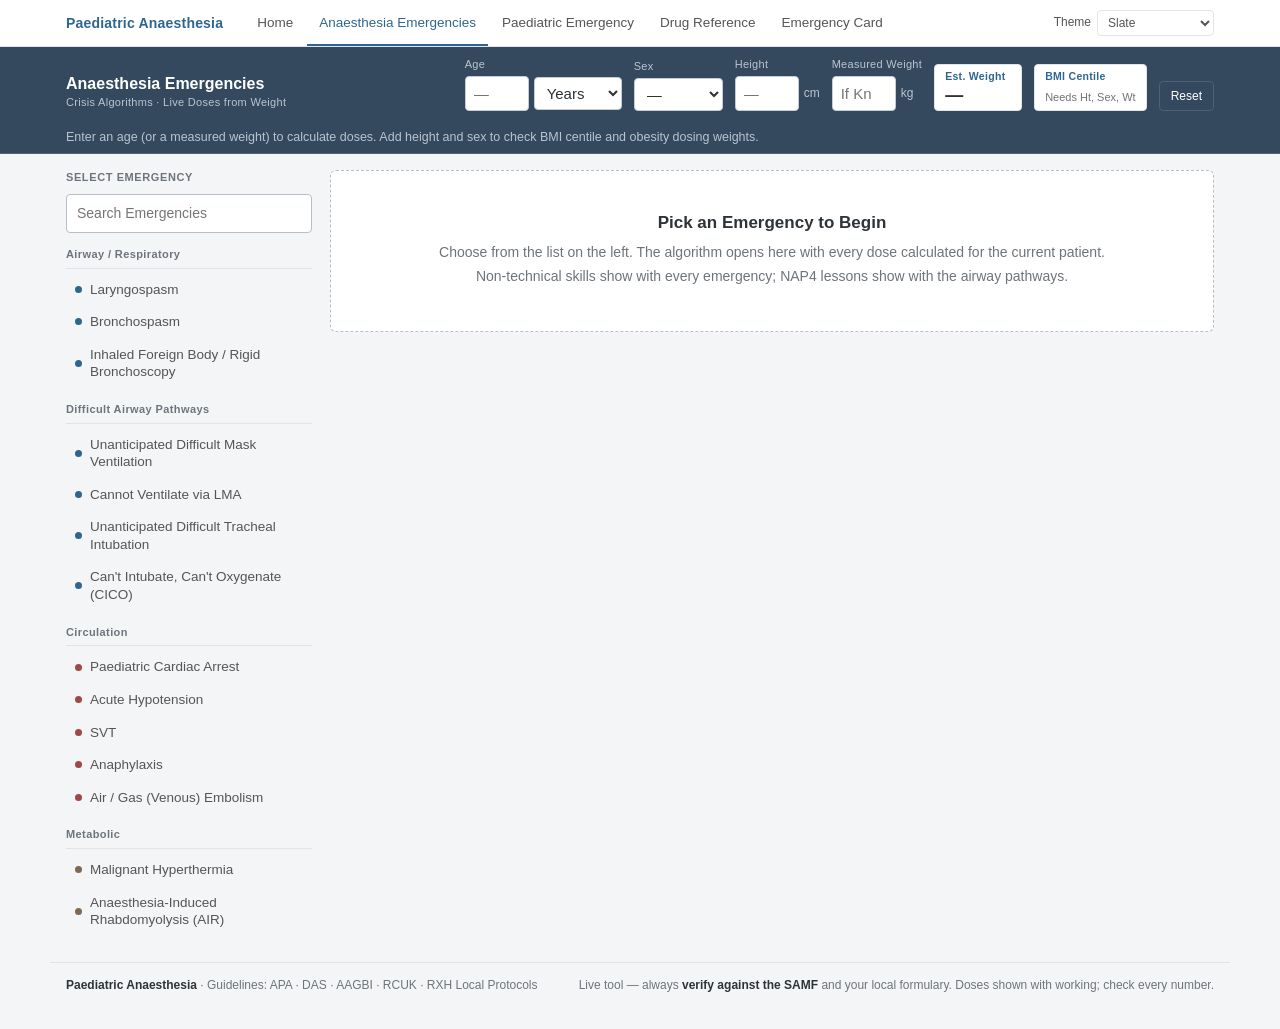
<file: mepa-interactive.html>
<!DOCTYPE html>
<html lang="en">
<head>
<meta charset="UTF-8">
<meta name="viewport" content="width=device-width, initial-scale=1.0">
<title>Anaesthesia Emergencies — Paediatric Anaesthesia</title>
<script src="assets/theme.js"></script>
<link rel="stylesheet" href="assets/styles.css">
</head>
<body data-page="interactive">

<!-- navbar and patient bar are injected by site.js -->
<div class="patientbar" id="patientbar"></div>

<div class="wrap">
  <aside class="selector">
    <h2>Select Emergency</h2>
    <div id="selectorList"></div>
  </aside>
  <main class="content" id="content"></main>
</div>

<div class="footer">
  <span><b>Paediatric Anaesthesia</b> · Guidelines: APA · DAS · AAGBI · RCUK · RXH Local Protocols</span>
  <span>Live tool — always <b>verify against the SAMF</b> and your local formulary. Doses shown with working; check every number.</span>
</div>

<script src="assets/growth-uk-who.js"></script>
<script src="assets/calc.js"></script>
<script src="assets/drugs.js"></script>
<script src="assets/emergencies.js"></script>
<script src="assets/site.js"></script>
<script>
/* Content lives in assets/emergencies.js (shared with the other emergency page). */
const SOBA_REF = {id:'soba', group:'Reference', c:'acc', title:'Obesity & Dosing Weights (SOBA)', pill:'Reference',
  type:'custom', html:()=>renderSoba()};

MEPA.init({
  title: 'Anaesthesia Emergencies',
  tag: 'Crisis Algorithms · Live Doses from Weight',
  algos: ()=>ALGOS().concat([SOBA_REF]),
  searchPlaceholder: 'Search Emergencies',
  emptyTitle: 'Pick an Emergency to Begin',
  emptyBody: 'Choose from the list on the left. The algorithm opens here with every dose calculated for the current patient.'
});
</script>
</body>
</html>
</file>
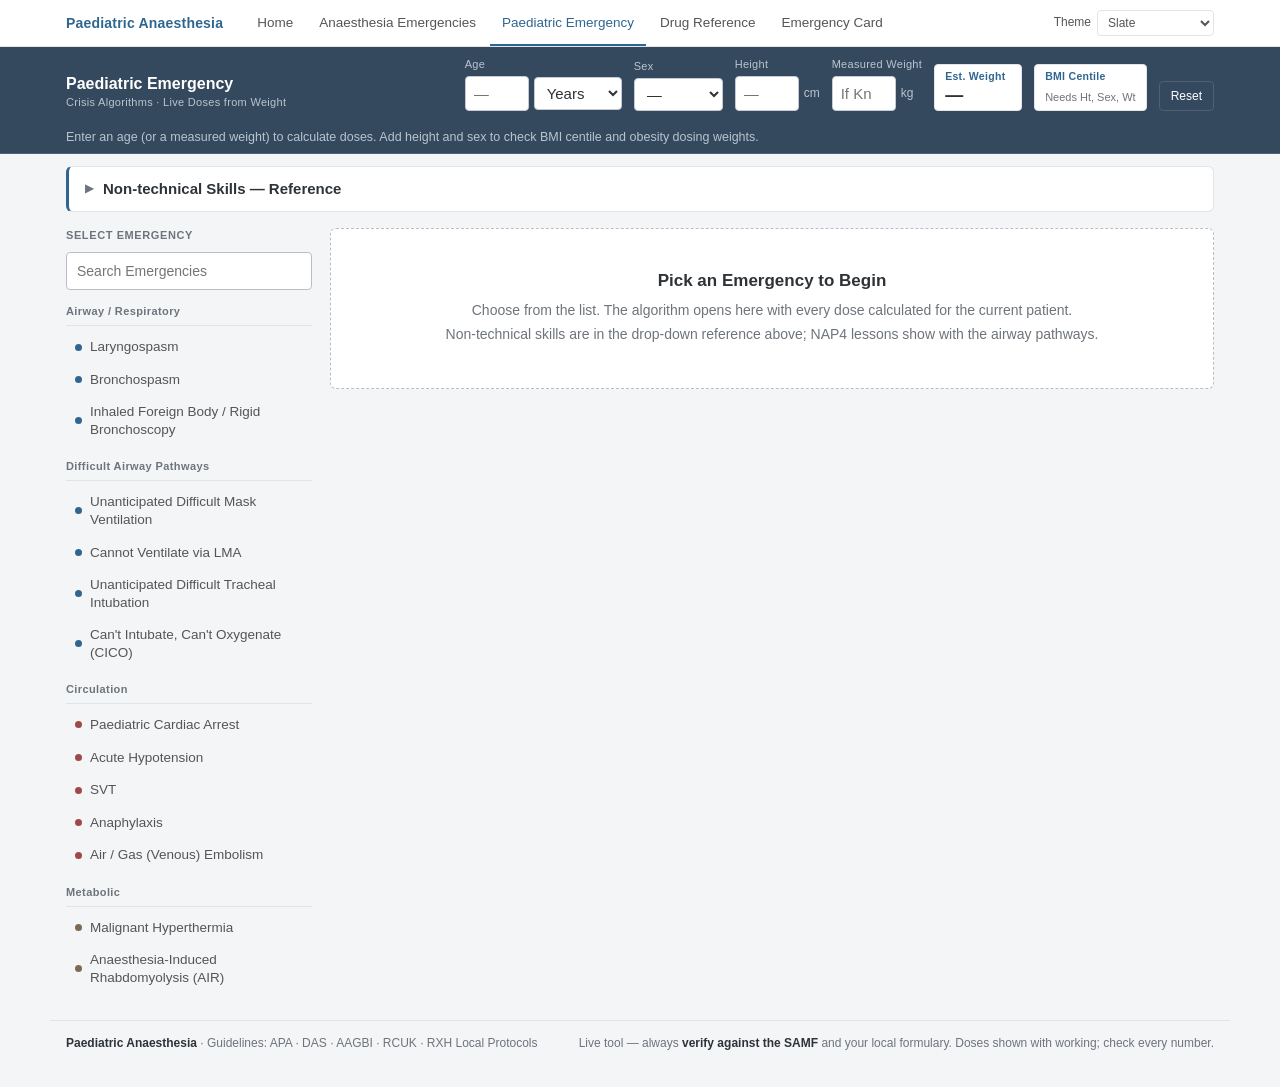
<file: mepa-paediatric-emergency.html>
<!DOCTYPE html>
<html lang="en">
<head>
<meta charset="UTF-8">
<meta name="viewport" content="width=device-width, initial-scale=1.0">
<title>Paediatric Emergency — Paediatric Anaesthesia</title>
<script src="assets/theme.js"></script>
<link rel="stylesheet" href="assets/styles.css">
</head>
<body data-page="emergency">

<!-- navbar and patient bar are injected by site.js -->
<div class="patientbar" id="patientbar"></div>

<div class="wrap">
  <aside class="selector">
    <h2>Select Emergency</h2>
    <div id="selectorList"></div>
  </aside>
  <main class="content" id="content"></main>
</div>

<div class="footer">
  <span><b>Paediatric Anaesthesia</b> · Guidelines: APA · DAS · AAGBI · RCUK · RXH Local Protocols</span>
  <span>Live tool — always <b>verify against the SAMF</b> and your local formulary. Doses shown with working; check every number.</span>
</div>

<script src="assets/growth-uk-who.js"></script>
<script src="assets/calc.js"></script>
<script src="assets/drugs.js"></script>
<script src="assets/emergencies.js"></script>
<script src="assets/site.js"></script>
<script>
/* Content lives in assets/emergencies.js (shared with the other emergency page). */
const SOBA_REF = {id:'soba', group:'Reference', c:'acc', title:'Obesity & Dosing Weights (SOBA)', pill:'Reference',
  type:'custom', html:()=>renderSoba()};

MEPA.init({
  title: 'Paediatric Emergency',
  tag: 'Crisis Algorithms · Live Doses from Weight',
  algos: ()=>ALGOS().concat([SOBA_REF]),
  searchPlaceholder: 'Search Emergencies',
  emptyTitle: 'Pick an Emergency to Begin',
  emptyBody: 'Choose from the list. The algorithm opens here with every dose calculated for the current patient.',
  ntsMode: 'dropdown'   // non-technical skills as one drop-down reference, not in every panel
});
</script>
</body>
</html>
</file>
<file: assets/styles.css>
/* ============================================================
   PAEDIATRIC ANAESTHESIA — SHARED STYLES  (assets/styles.css)
   ------------------------------------------------------------
   Minimal blue / grey design. Every colour is a token; themes
   override the tokens via <html data-theme="...">:
     slate (default) · mist · navy · graphite (dark)
   Category tokens: --air --cir --met --neu --acc --last
   ============================================================ */
:root, [data-theme="slate"]{
  --bg:#f4f5f7; --paper:#ffffff; --ink:#2e3338; --text:#555555; --muted:#6e747b;
  --line:#e1e4e8; --line-strong:#b8bec6; --soft:#f7f8fa;
  --accent:#2f6690; --accent-bg:#eef3f8; --accent-line:#c9d9e8;
  --nav-bg:#ffffff; --nav-ink:#555555; --nav-active:#2f6690; --nav-line:#e1e4e8;
  --pb-bg:#34495e; --pb-ink:#ffffff; --pb-muted:#b9c4cf; --pb-line:#4d6276;
  --input-bg:#ffffff; --input-ink:#2e3338; --input-line:#c4cbd3;
  --head-bg:#eef1f4; --head-ink:#555555;
  --air:#2f6690; --cir:#a04848; --met:#7d6a55; --neu:#5b6488; --acc:#4f7f8f; --last:#9a7040;
  --warn:#7a5a1e; --warn-bg:#fbf7ee; --warn-line:#e8dcc0;
  --live:#2f6690; --live-bg:#f1f6fb; --live-line:#c9d9e8;
  --stop:#a04848; --rxh-bg:#fafaf7; --rxh-ink:#6b6450;
  color-scheme:light;
}
[data-theme="mist"]{
  --bg:#f7f9fb; --paper:#ffffff; --ink:#333a41; --text:#555555; --muted:#737a82;
  --line:#e4e8ec; --line-strong:#c0c7cf; --soft:#f8fafb;
  --accent:#3a7ca5; --accent-bg:#f0f5f9; --accent-line:#cfe0ec;
  --nav-bg:#ffffff; --nav-ink:#666666; --nav-active:#3a7ca5; --nav-line:#e4e8ec;
  --pb-bg:#e9eef3; --pb-ink:#333a41; --pb-muted:#666d75; --pb-line:#cdd5dd;
  --input-bg:#ffffff; --input-ink:#333a41; --input-line:#c8d0d8;
  --head-bg:#f0f3f6; --head-ink:#555555;
  --air:#3a7ca5; --cir:#8f5a5a; --met:#7b7468; --neu:#6a7394; --acc:#5a8a99; --last:#8c7a5a;
  --warn:#6f5a2c; --warn-bg:#fbf9f2; --warn-line:#e9e1cb;
  --live:#3a7ca5; --live-bg:#f2f7fb; --live-line:#cfe0ec;
  --stop:#8f5a5a; --rxh-bg:#fbfbf8; --rxh-ink:#6b6655;
  color-scheme:light;
}
[data-theme="navy"]{
  --bg:#f2f4f7; --paper:#ffffff; --ink:#1f2a36; --text:#555555; --muted:#6b737c;
  --line:#dfe3e8; --line-strong:#aeb7c1; --soft:#f6f7f9;
  --accent:#1f5f99; --accent-bg:#ecf2f8; --accent-line:#c3d5e8;
  --nav-bg:#1b2838; --nav-ink:#b9c4cf; --nav-active:#ffffff; --nav-line:#2c3c50;
  --pb-bg:#22344a; --pb-ink:#ffffff; --pb-muted:#a9b6c4; --pb-line:#3a4f68;
  --input-bg:#ffffff; --input-ink:#1f2a36; --input-line:#3a4f68;
  --head-bg:#22344a; --head-ink:#ffffff;
  --air:#1f5f99; --cir:#9b3f3f; --met:#76624c; --neu:#4f5b8a; --acc:#3f7388; --last:#946a35;
  --warn:#76561a; --warn-bg:#fbf6ea; --warn-line:#e6d6b2;
  --live:#1f5f99; --live-bg:#eef4fa; --live-line:#c3d5e8;
  --stop:#9b3f3f; --rxh-bg:#fafaf6; --rxh-ink:#655e48;
  color-scheme:light;
}
[data-theme="graphite"]{
  --bg:#1b1e22; --paper:#24282d; --ink:#e6e8eb; --text:#c4c8cd; --muted:#8f969e;
  --line:#353a40; --line-strong:#4b525a; --soft:#2a2e34;
  --accent:#7aa7d6; --accent-bg:#22303d; --accent-line:#34495e;
  --nav-bg:#15181b; --nav-ink:#9aa1a9; --nav-active:#e6e8eb; --nav-line:#2a2f35;
  --pb-bg:#2a2f35; --pb-ink:#e6e8eb; --pb-muted:#9aa1a9; --pb-line:#3d434a;
  --input-bg:#1b1e22; --input-ink:#e6e8eb; --input-line:#4b525a;
  --head-bg:#2c3137; --head-ink:#c4c8cd;
  --air:#7aa7d6; --cir:#d08a8a; --met:#c2ad94; --neu:#9ea6d0; --acc:#8fbac7; --last:#d0ae7e;
  --warn:#d8b878; --warn-bg:#2d2a20; --warn-line:#4a4230;
  --live:#9cc2e8; --live-bg:#1f2c38; --live-line:#34495e;
  --stop:#e09a9a; --rxh-bg:#272a2e; --rxh-ink:#b8b09a;
  color-scheme:dark;
}

*{box-sizing:border-box;}
html,body{margin:0;padding:0;background:var(--bg);color:var(--text);
  font-family:-apple-system,BlinkMacSystemFont,"Segoe UI","Helvetica Neue",Arial,sans-serif;
  font-size:15px;line-height:1.45;}
a{color:var(--accent);}
b,strong{color:var(--ink);font-weight:600;}
h1,h2,h3,h4{color:var(--ink);}
.muted{color:var(--muted);}

/* ---------- top nav ---------- */
.topnav{background:var(--nav-bg);border-bottom:1px solid var(--nav-line);}
.topnav-inner{max-width:1180px;margin:0 auto;padding:0 16px;display:flex;align-items:center;gap:4px;}
.topnav .brand{font-size:14px;font-weight:600;letter-spacing:.2px;color:var(--nav-active);
  text-decoration:none;margin-right:18px;padding:12px 0;white-space:nowrap;}
.navlinks{display:flex;align-items:center;gap:2px;flex:1;min-width:0;}
.navlinks a{color:var(--nav-ink);text-decoration:none;font-size:13.5px;font-weight:500;
  padding:13px 12px 11px;border-bottom:2px solid transparent;white-space:nowrap;}
.navlinks a:hover{color:var(--nav-active);}
.navlinks a.active{color:var(--nav-active);border-bottom-color:var(--nav-active);}
.themepick{display:flex;align-items:center;gap:6px;font-size:12px;color:var(--nav-ink);margin-left:auto;}
.themepick select{font:inherit;font-size:12px;padding:4px 6px;border-radius:4px;border:1px solid var(--nav-line);
  background:var(--nav-bg);color:var(--nav-ink);}

/* ---------- PATIENT BAR (sticky) ---------- */
.patientbar{position:sticky;top:0;z-index:50;background:var(--pb-bg);color:var(--pb-ink);
  border-bottom:1px solid var(--pb-line);}
.pb-inner{max-width:1180px;margin:0 auto;padding:10px 16px;
  display:flex;align-items:flex-end;gap:10px 12px;flex-wrap:wrap;}
.pb-title{margin-right:auto;flex:1 1 160px;min-width:0;}
.pb-title h1{font-size:16px;margin:0;font-weight:600;color:var(--pb-ink);}
.pb-title .tag{font-size:11px;letter-spacing:.3px;color:var(--pb-muted);white-space:nowrap;overflow:hidden;text-overflow:ellipsis;}
.field{display:flex;flex-direction:column;gap:3px;}
.field label{font-size:11px;letter-spacing:.3px;color:var(--pb-muted);font-weight:500;}
.field .row{display:flex;align-items:center;gap:5px;}
.field input,.field select{font:inherit;font-size:15px;padding:6px 8px;border-radius:4px;border:1px solid var(--input-line);
  background:var(--input-bg);color:var(--input-ink);width:64px;font-variant-numeric:tabular-nums;}
.field select{width:auto;}
.field .unit{font-size:12px;color:var(--pb-muted);}
.estwt{background:var(--paper);border:1px solid var(--line);border-radius:4px;padding:4px 10px;
  color:var(--ink);min-width:88px;}
.estwt .lbl{font-size:10.5px;letter-spacing:.3px;color:var(--accent);font-weight:600;white-space:nowrap;}
.estwt .val{font-size:18px;font-weight:600;font-variant-numeric:tabular-nums;line-height:1.2;color:var(--ink);}
.estwt .val small{font-size:11px;font-weight:400;color:var(--muted);}
.estwt .val .dw{display:block;font-size:10.5px;font-weight:500;color:var(--muted);line-height:1.2;}
.estwt.usingmeasured .lbl{color:var(--ink);}
.bmibox.obese{border-color:var(--warn-line);background:var(--warn-bg);}
.bmibox.obese .lbl,.bmibox.obese .val .dw{color:var(--warn);}
.pb-clear{background:none;border:1px solid var(--pb-line);color:var(--pb-ink);border-radius:4px;
  padding:7px 11px;font-size:12px;cursor:pointer;}
.pb-clear:hover{border-color:var(--pb-muted);}

/* prompt when empty */
.noweight{max-width:1180px;margin:0 auto;padding:7px 16px;color:var(--pb-muted);font-size:12.5px;}
.noweight.hide{display:none;}

/* ---------- layout ---------- */
.wrap{max-width:1180px;margin:0 auto;padding:16px;display:grid;
  grid-template-columns:246px 1fr;gap:18px;align-items:start;}
.wrap>*{min-width:0;}

/* ---------- selector ---------- */
.selector{position:sticky;top:var(--pbh,90px);max-height:calc(100vh - var(--pbh,90px) - 8px);overflow:auto;padding-bottom:8px;}
.selector h2{font-size:11px;letter-spacing:.6px;text-transform:uppercase;color:var(--muted);margin:0 0 8px;font-weight:600;}
.search{margin:0 0 12px;}
.search input{width:100%;font:inherit;font-size:14px;padding:8px 10px;border:1px solid var(--line-strong);
  border-radius:4px;background:var(--paper);color:var(--ink);}
.search input:focus,.field input:focus,.field select:focus{outline:2px solid var(--accent);outline-offset:0;}
.egroup{margin-bottom:12px;}
.egroup .glabel{font-size:11px;letter-spacing:.4px;font-weight:600;
  padding:2px 0 5px;color:var(--muted);border-bottom:1px solid var(--line);margin-bottom:5px;}
.ebtn{display:flex;align-items:center;gap:8px;width:100%;text-align:left;
  background:transparent;border:1px solid transparent;border-radius:4px;
  padding:6px 8px;margin-bottom:1px;cursor:pointer;font:inherit;font-size:13.5px;
  color:var(--text);line-height:1.3;}
.ebtn:hover{background:var(--paper);border-color:var(--line);}
.ebtn .dot{width:7px;height:7px;border-radius:50%;flex:none;background:var(--muted);}
.ebtn.air .dot{background:var(--air);} .ebtn.cir .dot{background:var(--cir);}
.ebtn.met .dot{background:var(--met);} .ebtn.neu .dot{background:var(--neu);}
.ebtn.acc .dot{background:var(--acc);} .ebtn.last .dot{background:var(--last);}
.ebtn.active{background:var(--paper);border-color:var(--line);color:var(--ink);font-weight:600;
  box-shadow:inset 3px 0 0 var(--accent);}
.ebtn[hidden],.egroup[hidden]{display:none;}

/* ---------- main content ---------- */
.content{min-height:60vh;}
.empty{background:var(--paper);border:1px dashed var(--line-strong);border-radius:6px;
  padding:40px 28px;text-align:center;color:var(--muted);}
.empty h3{margin:0 0 6px;font-size:17px;font-weight:600;}
.empty p{margin:4px 0;font-size:14px;}

/* accordion panels */
.panel{background:var(--paper);border:1px solid var(--line);border-radius:6px;margin-bottom:12px;overflow:hidden;}
.panel-head{display:flex;align-items:center;gap:11px;padding:12px 16px;cursor:pointer;
  user-select:none;border-left:3px solid var(--muted);}
.panel.air .panel-head{border-left-color:var(--air);}
.panel.cir .panel-head{border-left-color:var(--cir);}
.panel.met .panel-head{border-left-color:var(--met);}
.panel.neu .panel-head{border-left-color:var(--neu);}
.panel.acc .panel-head{border-left-color:var(--acc);}
.panel.last .panel-head{border-left-color:var(--last);}
.panel-head h2{margin:0;font-size:16px;font-weight:600;flex:1;}
.panel-head .pill{font-size:11px;color:var(--muted);padding:2px 8px;border:1px solid var(--line);
  border-radius:20px;white-space:nowrap;}
.panel-head .chev{font-size:11px;color:var(--muted);transition:transform .18s;flex:none;}
.panel.open .panel-head .chev{transform:rotate(90deg);}
.panel-body{display:none;padding:4px 16px 16px;}
.panel.open .panel-body{display:block;}

ol.steps{margin:6px 0 0;padding-left:0;list-style:none;counter-reset:s;}
ol.steps>li{position:relative;padding:7px 0 7px 32px;counter-increment:s;
  border-bottom:1px solid var(--line);line-height:1.55;}
ol.steps>li:last-child{border-bottom:none;}
ol.steps>li::before{content:counter(s);position:absolute;left:0;top:8px;width:21px;height:21px;
  border-radius:50%;border:1px solid var(--muted);color:var(--muted);font-size:11.5px;font-weight:600;
  display:flex;align-items:center;justify-content:center;}
.panel.air ol.steps>li::before{border-color:var(--air);color:var(--air);}
.panel.cir ol.steps>li::before{border-color:var(--cir);color:var(--cir);}
.panel.met ol.steps>li::before{border-color:var(--met);color:var(--met);}
.panel.neu ol.steps>li::before{border-color:var(--neu);color:var(--neu);}
.panel.acc ol.steps>li::before{border-color:var(--acc);color:var(--acc);}
.panel.last ol.steps>li::before{border-color:var(--last);color:var(--last);}
.stop{color:var(--stop);font-weight:700;}
.sub{color:var(--muted);font-size:13.5px;}

/* live dose chip */
.dose{display:inline-flex;align-items:baseline;gap:5px;background:var(--live-bg);
  border:1px solid var(--live-line);border-radius:4px;padding:0 6px;font-weight:600;
  font-variant-numeric:tabular-nums;white-space:nowrap;line-height:1.55;}
.dose .calc{color:var(--live);font-size:14.5px;}
.dose .work{color:var(--muted);font-weight:400;font-size:11.5px;}
.dose.noval{background:var(--soft);border-color:var(--line);}
.dose.noval .calc{color:var(--muted);font-weight:500;font-size:13px;}
.drug{background:var(--soft);padding:0 4px;border-radius:3px;font-weight:600;white-space:nowrap;}

.flag{display:block;background:var(--warn-bg);border:1px solid var(--warn-line);color:var(--warn);
  font-size:13px;padding:7px 11px;border-radius:4px;margin:10px 0;line-height:1.45;}
.flag b{color:var(--warn);}

/* data panels (blood products) */
.dpanel dl{margin:0;display:grid;grid-template-columns:auto 1fr;gap:0;}
.dpanel dt{font-weight:600;color:var(--ink);padding:6px 12px 6px 0;border-bottom:1px solid var(--line);white-space:nowrap;}
.dpanel dd{margin:0;padding:6px 0;border-bottom:1px solid var(--line);}
.dpanel dl:last-child>dt:last-of-type,.dpanel dl:last-child>dd:last-of-type{border-bottom:none;}

/* generic mini table */
table.mini{width:100%;border-collapse:collapse;font-size:13.5px;margin:4px 0 2px;}
table.mini th,table.mini td{border-bottom:1px solid var(--line);padding:6px 9px;text-align:left;vertical-align:top;}
table.mini thead th{background:var(--head-bg);color:var(--head-ink);font-size:11.5px;font-weight:600;letter-spacing:.3px;
  border-bottom:1px solid var(--line-strong);}
table.mini tbody th{font-weight:600;color:var(--ink);}
table.mini td.num{text-align:center;font-variant-numeric:tabular-nums;}
table.mini tr.current>*{background:var(--accent-bg);}
table.mini tr.current>th:first-child,table.mini tr.current>td:first-child{box-shadow:inset 3px 0 0 var(--accent);}
.hint{font-size:12.5px;color:var(--muted);margin:8px 0 2px;}

/* reference cards inside panels */
.refgrid{display:grid;grid-template-columns:repeat(auto-fit,minmax(150px,1fr));gap:10px;margin:6px 0;}
.refcard{border:1px solid var(--line);border-radius:4px;padding:9px 12px;background:var(--soft);}
.refcard h4{margin:0 0 3px;font-size:11.5px;letter-spacing:.3px;color:var(--accent);font-weight:600;}
.refcard .big{font-size:20px;font-weight:600;color:var(--ink);font-variant-numeric:tabular-nums;line-height:1.2;}
.refcard .big small{font-size:12px;font-weight:400;color:var(--muted);}
.refcard .note{font-size:11.5px;color:var(--muted);margin-top:2px;}

/* NTS / NAP4 */
.info{background:var(--accent-bg);border:1px solid var(--accent-line);border-radius:4px;padding:11px 14px;margin-bottom:12px;}
.info h3{margin:0 0 6px;font-size:12.5px;color:var(--accent);letter-spacing:.3px;font-weight:600;}
.info ul{margin:0;padding-left:17px;columns:2;column-gap:26px;font-size:13.5px;}
.info li{margin-bottom:3px;break-inside:avoid;}

/* drug table (all doses) */
.drugwrap{overflow-x:auto;}
table.drugs{width:100%;border-collapse:collapse;font-size:13px;}
table.drugs th,table.drugs td{border-bottom:1px solid var(--line);padding:6px 8px;vertical-align:top;}
table.drugs thead th{background:var(--head-bg);color:var(--head-ink);font-size:11.5px;font-weight:600;letter-spacing:.3px;
  text-align:left;border-bottom:1px solid var(--line-strong);position:sticky;top:0;}
table.drugs tbody th{text-align:left;font-weight:600;color:var(--ink);white-space:nowrap;}
table.drugs tbody th small{display:block;font-weight:400;color:var(--muted);font-size:11.5px;white-space:normal;}
table.drugs .rxh{font-size:12px;color:var(--rxh-ink);background:var(--rxh-bg);}
table.drugs .rxh.same{color:var(--line-strong);background:transparent;}
table.drugs td.live{font-variant-numeric:tabular-nums;font-weight:600;color:var(--live);
  background:var(--live-bg);white-space:normal;min-width:140px;}
table.drugs td.live .w{display:block;font-size:11px;color:var(--muted);font-weight:400;}
table.drugs td.live.noval{color:var(--muted);background:transparent;font-weight:500;}
.classdot{display:inline-block;width:7px;height:7px;border-radius:50%;margin-right:6px;vertical-align:middle;}
.cd-air{background:var(--air);}.cd-cir{background:var(--cir);}
.cd-met{background:var(--met);}.cd-neu{background:var(--neu);}
.cd-acc{background:var(--acc);}.cd-last{background:var(--last);}
.grp{display:block;font-size:10.5px;font-weight:500;color:var(--accent);margin-top:2px;}

.footer{max-width:1180px;margin:0 auto;padding:14px 16px 34px;color:var(--muted);font-size:12px;
  display:flex;justify-content:space-between;gap:12px;flex-wrap:wrap;border-top:1px solid var(--line);}

/* NTS drop-down reference (Paediatric Emergency) */
.ntsref{max-width:1180px;margin:12px auto 0;padding:0 16px;}
.ntsref summary{cursor:pointer;list-style:none;background:var(--paper);border:1px solid var(--line);
  border-left:3px solid var(--accent);border-radius:6px;padding:11px 16px;font-weight:600;color:var(--ink);
  font-size:15px;display:flex;align-items:center;gap:10px;min-height:44px;}
.ntsref summary::-webkit-details-marker{display:none;}
.ntsref summary::before{content:"▶";font-size:11px;color:var(--muted);transition:transform .18s;}
.ntsref[open] summary::before{transform:rotate(90deg);}
.ntsref .info{margin:8px 0 0;}

/* badges */
.unv{display:inline-block;background:var(--warn-bg);color:var(--warn);border:1px solid var(--warn-line);border-radius:3px;
  font-size:9.5px;font-weight:600;letter-spacing:.4px;padding:0 5px;margin-left:6px;vertical-align:middle;white-space:nowrap;}
table.drugs tr.unvrow>th{background:var(--warn-bg);}
.ppb,.basis{display:inline-block;border-radius:3px;font-size:9.5px;font-weight:600;letter-spacing:.3px;
  padding:0 5px;margin-left:5px;vertical-align:middle;white-space:nowrap;}
.ppb{background:var(--accent-bg);color:var(--accent);border:1px solid var(--accent-line);}
.basis{background:var(--soft);color:var(--muted);border:1px solid var(--line);}
.basis.on{background:var(--warn-bg);color:var(--warn);border-color:var(--warn-line);}
.ppnote{color:var(--accent);font-weight:500;}
.subh{margin:18px 0 6px;font-size:12px;letter-spacing:.4px;text-transform:uppercase;color:var(--muted);font-weight:600;}

/* SOBA sections */
.sobagrid{display:grid;grid-template-columns:repeat(auto-fit,minmax(290px,1fr));gap:4px 22px;}
.sobasec ul.tight{margin:0;padding-left:17px;font-size:13.5px;}
.sobasec ul.tight li{margin-bottom:4px;}

/* selector toggle (phones/tablets only) */
.sel-toggle{display:none;}
.panel{scroll-margin-top:var(--pbh,120px);}

/* ---------- home page ---------- */
.home{max-width:960px;margin:0 auto;padding:28px 16px 40px;}
.home h1{font-size:24px;font-weight:600;margin:0 0 4px;}
.home .lede{color:var(--muted);margin:0 0 20px;}
.home .search input{font-size:16px;padding:11px 12px;}
.tiles{display:grid;grid-template-columns:repeat(auto-fit,minmax(210px,1fr));gap:12px;margin-top:18px;}
.tile{display:block;background:var(--paper);border:1px solid var(--line);border-radius:6px;padding:14px 16px;
  text-decoration:none;color:var(--text);}
.tile:hover{border-color:var(--accent);}
.tile h2{font-size:15px;font-weight:600;margin:0 0 4px;color:var(--ink);}
.tile p{margin:0;font-size:13px;color:var(--muted);}
.results{margin-top:6px;}
.results a{display:flex;justify-content:space-between;gap:12px;padding:8px 10px;border-bottom:1px solid var(--line);
  text-decoration:none;color:var(--ink);background:var(--paper);}
.results a:hover{background:var(--accent-bg);}
.results a span{color:var(--muted);font-size:12.5px;white-space:nowrap;}
.results .sec{font-size:11px;letter-spacing:.4px;text-transform:uppercase;color:var(--muted);margin:12px 0 4px;}

/* ---------- tablets ---------- */
@media (max-width:1100px){
  .wrap{grid-template-columns:210px 1fr;gap:14px;}
  .ebtn{padding:10px 8px;min-height:44px;}
  .panel-head{padding:14px 16px;min-height:48px;}
}

/* ---------- tablets portrait / phones ---------- */
@media (max-width:820px){
  html,body{font-size:16px;}
  .topnav-inner{padding:0 8px;flex-wrap:wrap;}
  .topnav .brand{display:none;}
  .navlinks{overflow-x:auto;-webkit-overflow-scrolling:touch;scrollbar-width:none;}
  .navlinks::-webkit-scrollbar{display:none;}
  .navlinks a{padding:14px 11px 12px;flex:none;}
  .themepick span{display:none;}

  .pb-inner{padding:8px 12px;gap:8px 10px;align-items:flex-end;}
  .pb-title{width:100%;margin:0;}
  .pb-title h1{font-size:15px;}
  .pb-title .tag{display:none;}
  /* inputs at 16px+ so iOS doesn't zoom on focus */
  .field input,.field select{font-size:16px;padding:9px 8px;min-height:44px;}
  .field input{width:72px;}
  .estwt{min-height:44px;padding:3px 10px;}
  .estwt .val{font-size:17px;}
  .pb-clear{min-height:44px;padding:0 14px;font-size:13px;margin-left:auto;}
  .noweight{padding:6px 12px;}

  .wrap{grid-template-columns:1fr;padding:12px;gap:10px;}
  .selector{position:static;max-height:none;background:var(--paper);border:1px solid var(--line);border-radius:6px;padding:10px;}
  .selector h2{display:none;}
  .sel-toggle{display:flex;justify-content:space-between;align-items:center;width:100%;
    min-height:46px;padding:0 14px;border:1px solid var(--line-strong);border-radius:4px;margin-bottom:10px;
    background:var(--paper);color:var(--ink);font:inherit;font-size:15px;font-weight:600;cursor:pointer;}
  .sel-toggle .sel-count{font-size:12px;font-weight:400;color:var(--muted);}
  .selector.collapsed #selectorList,.selector.collapsed .search,.selector.collapsed #selNone{display:none;}
  #selectorList{display:grid;grid-template-columns:1fr 1fr;gap:0 12px;}
  .egroup{margin-bottom:10px;}
  .ebtn{padding:11px 10px;min-height:48px;font-size:14.5px;}

  .panel-head{padding:14px;gap:9px;flex-wrap:wrap;min-height:52px;}
  .panel-head h2{font-size:16px;min-width:0;flex:1 1 60%;}
  .panel-head .pill{margin-left:22px;}
  .panel-body{padding:2px 14px 16px;}
  ol.steps>li{padding:9px 0 9px 34px;font-size:15.5px;line-height:1.55;}
  ol.steps>li::before{top:10px;width:23px;height:23px;}
  .dose{white-space:normal;flex-wrap:wrap;}
  .info ul{columns:1;font-size:14.5px;}
  .refgrid{grid-template-columns:1fr 1fr;}
  .dpanel{grid-template-columns:1fr !important;}
  .dpanel dt{white-space:normal;}
  table.mini{font-size:14px;}
  .footer{flex-direction:column;padding:12px 14px 28px;}
  .ntsref{padding:0 12px;margin-top:10px;}
}

/* ---------- phones ---------- */
@media (max-width:640px){
  #selectorList{grid-template-columns:1fr;}
  /* compact patient bar: page title is in the navbar; measured weight already shows in its input */
  .pb-title,.estwt.usingmeasured{display:none;}
  .pb-inner{gap:6px 8px;padding:6px 10px 8px;}
  .field label{font-size:10.5px;}
  .field input,.field select{min-height:40px;padding:6px 7px;}
  .field input{width:56px;}
  #ageVal{width:46px;}
  #htVal,#measWt{width:64px;}
  .field .unit{font-size:11px;}
  .field{flex:0 1 auto;}
  .estwt{flex:1 1 30%;min-height:40px;}
  .pb-clear{min-height:40px;padding:0 10px;}
  .field .row{flex-wrap:nowrap;gap:3px;}
  .refgrid{grid-template-columns:1fr 1fr;gap:8px;}

  /* drug table → stacked cards */
  .drugwrap{overflow:visible;}
  table.drugs,table.drugs tbody,table.drugs tr,table.drugs th,table.drugs td{display:block;width:100%;}
  table.drugs thead{display:none;}
  table.drugs tr{border:1px solid var(--line);border-radius:6px;margin-bottom:10px;overflow:hidden;background:var(--paper);}
  table.drugs th,table.drugs td{border:none;border-bottom:1px solid var(--line);padding:8px 12px;}
  table.drugs tbody th{white-space:normal;font-size:15px;background:var(--soft);}
  table.drugs tbody th small{font-size:12px;}
  table.drugs td[data-label]::before{content:attr(data-label);display:block;font-size:10.5px;
    letter-spacing:.3px;font-weight:600;color:var(--muted);margin-bottom:2px;}
  table.drugs td.live{font-size:16px;border-bottom:none;}
  table.drugs td.live .w{font-size:11.5px;}
  table.drugs .rxh{font-size:12.5px;}
  table.drugs .rxh.same{display:none;}
}

/* ============================================================
   PRINT — clean PDF export of whatever is on screen
   ============================================================ */
@media print{
  .topnav,.pb-clear,.noweight,.selector,.ntsref{display:none !important;}
  .patientbar{position:static;}
  .wrap{display:block;max-width:none;padding:0;}
  .panel{break-inside:avoid;border-color:#999;}
  .panel-body{display:block !important;}
  .panel-head .chev{display:none;}
  .empty{display:none;}
  body{background:#fff;font-size:12px;}
  *{-webkit-print-color-adjust:exact;print-color-adjust:exact;}
}
</file>
